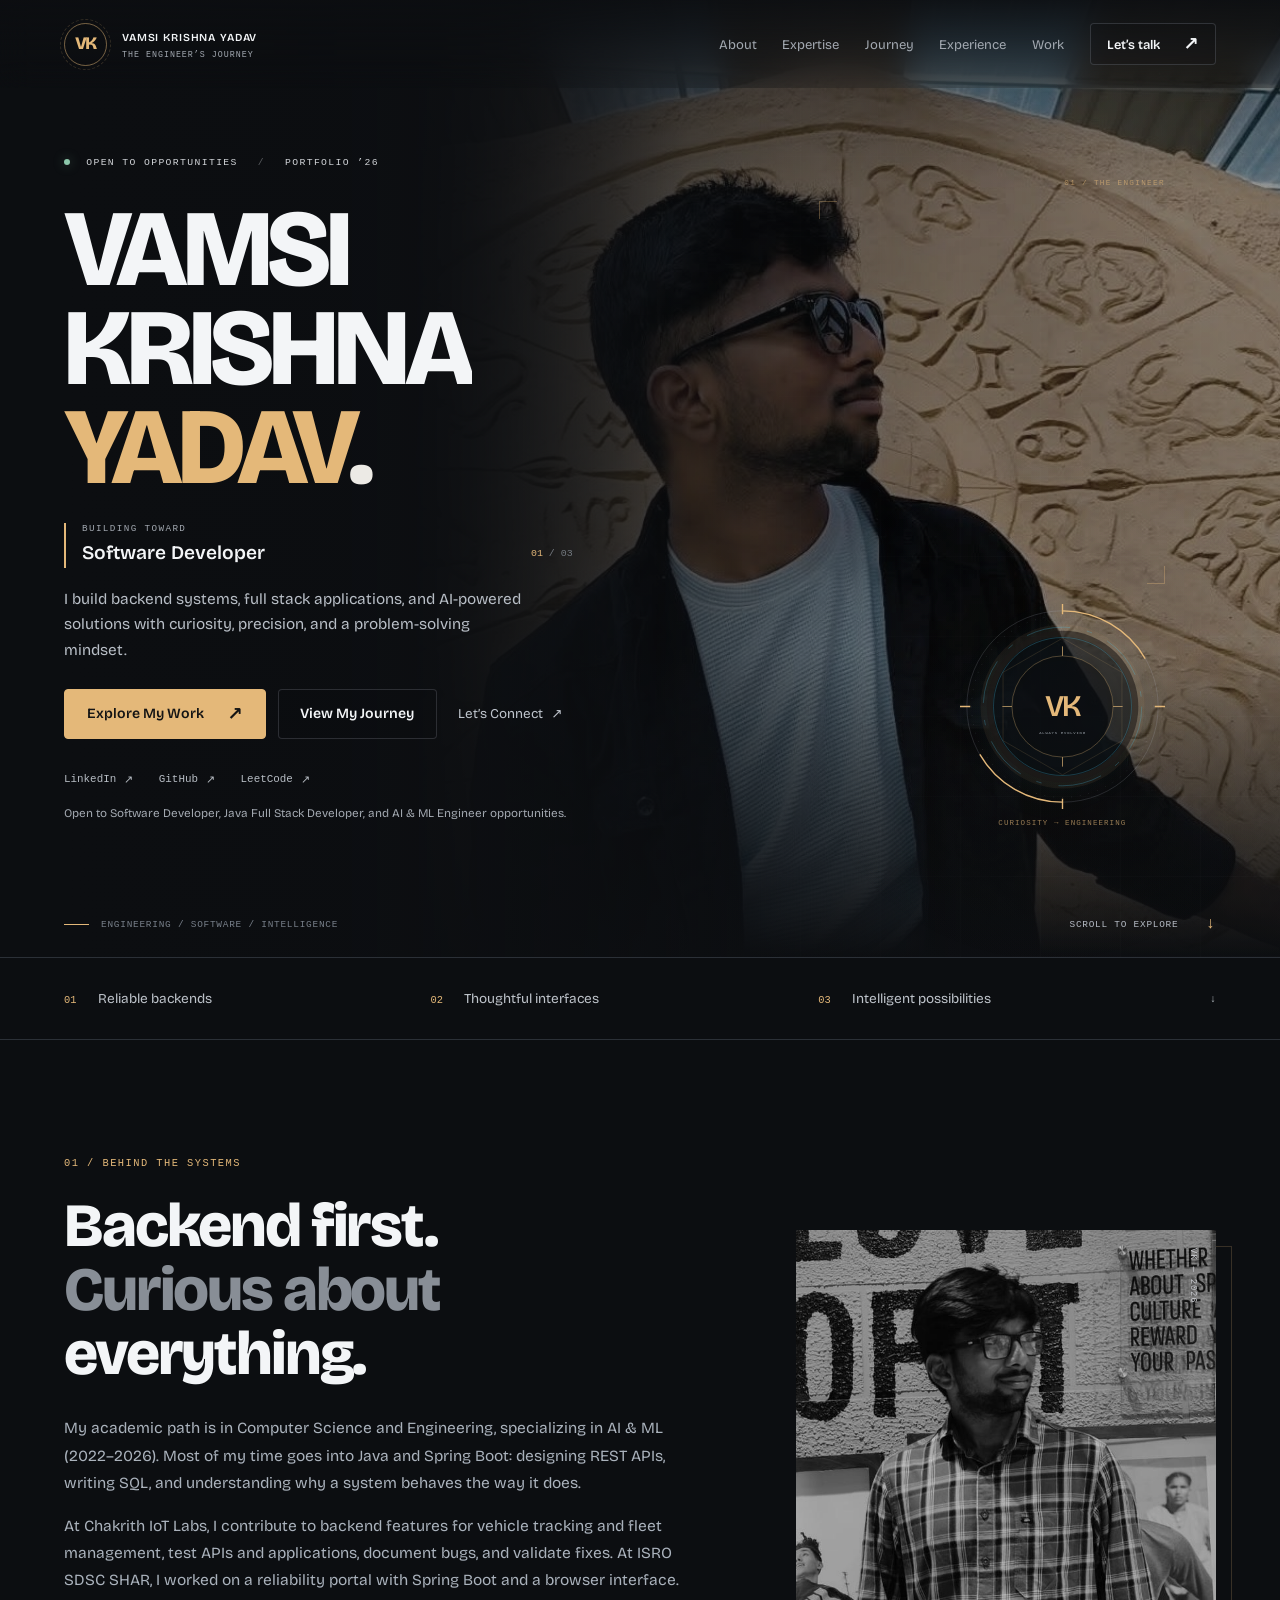
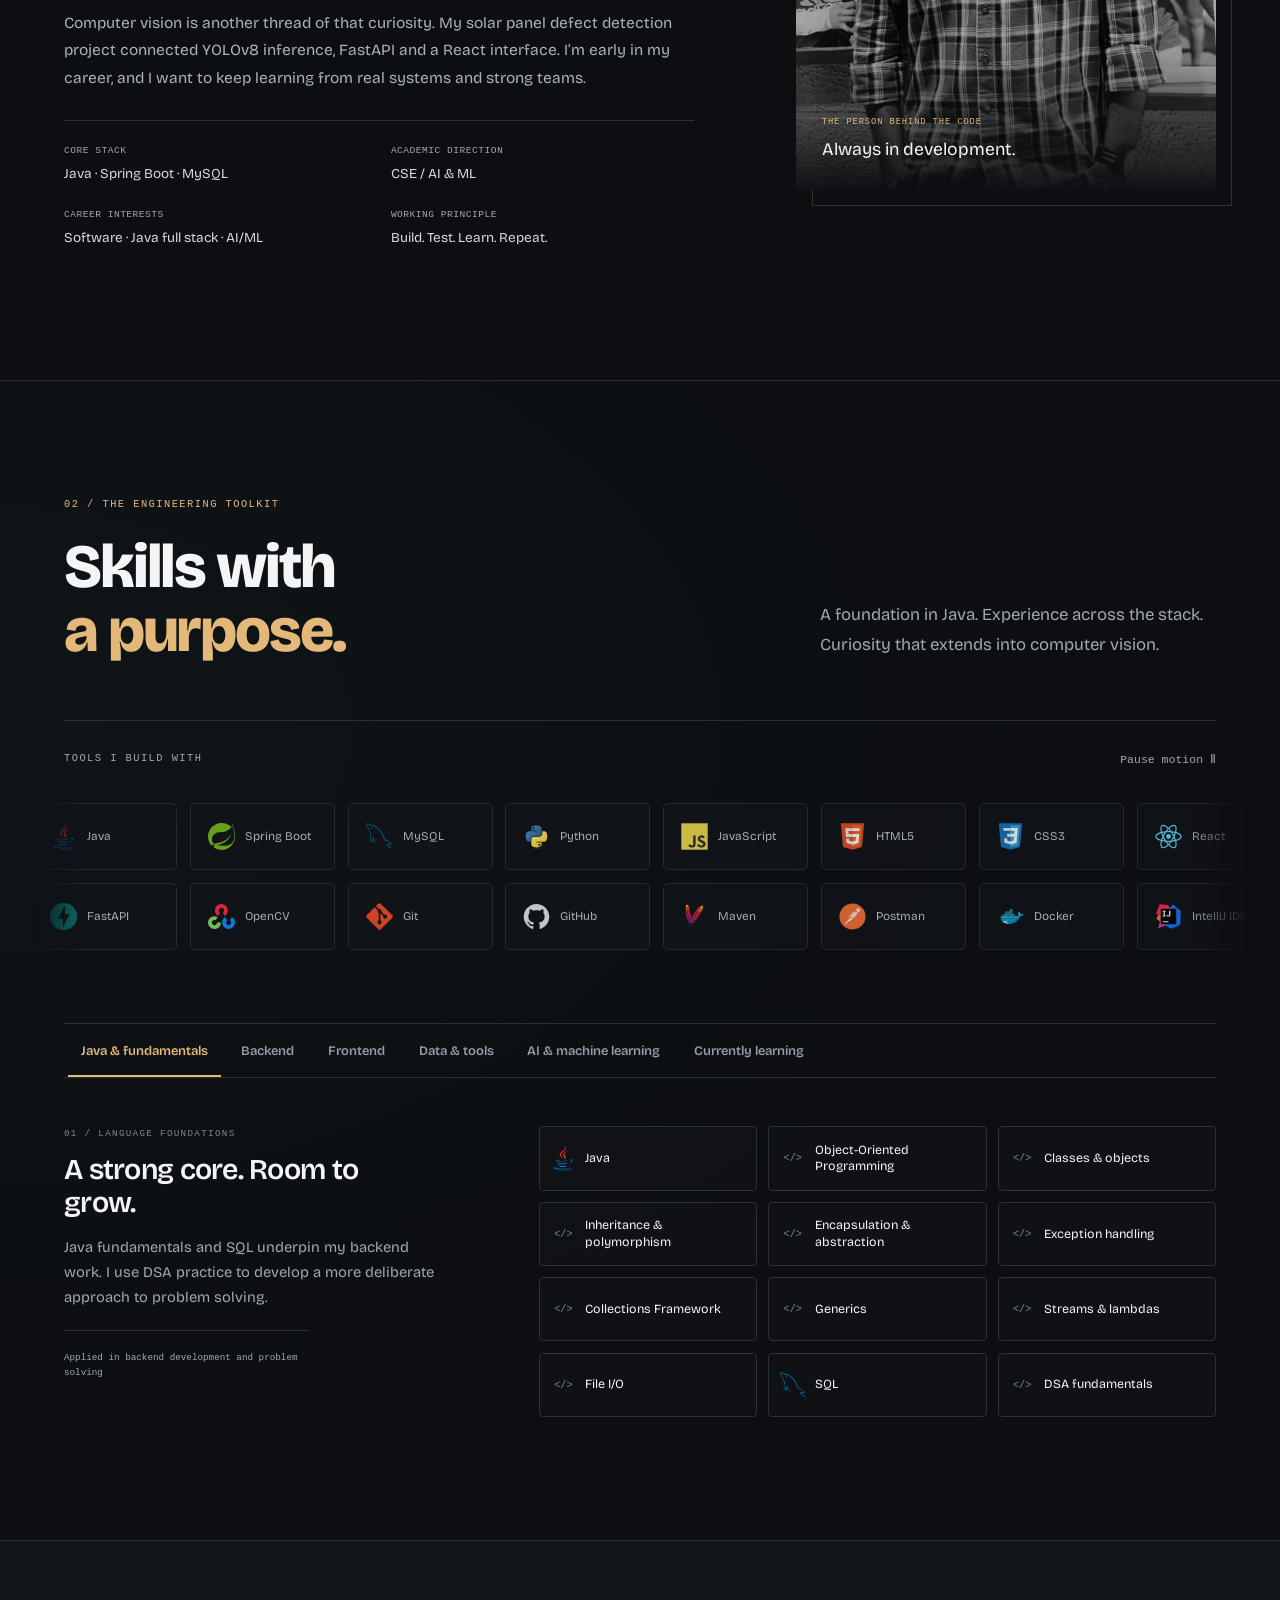
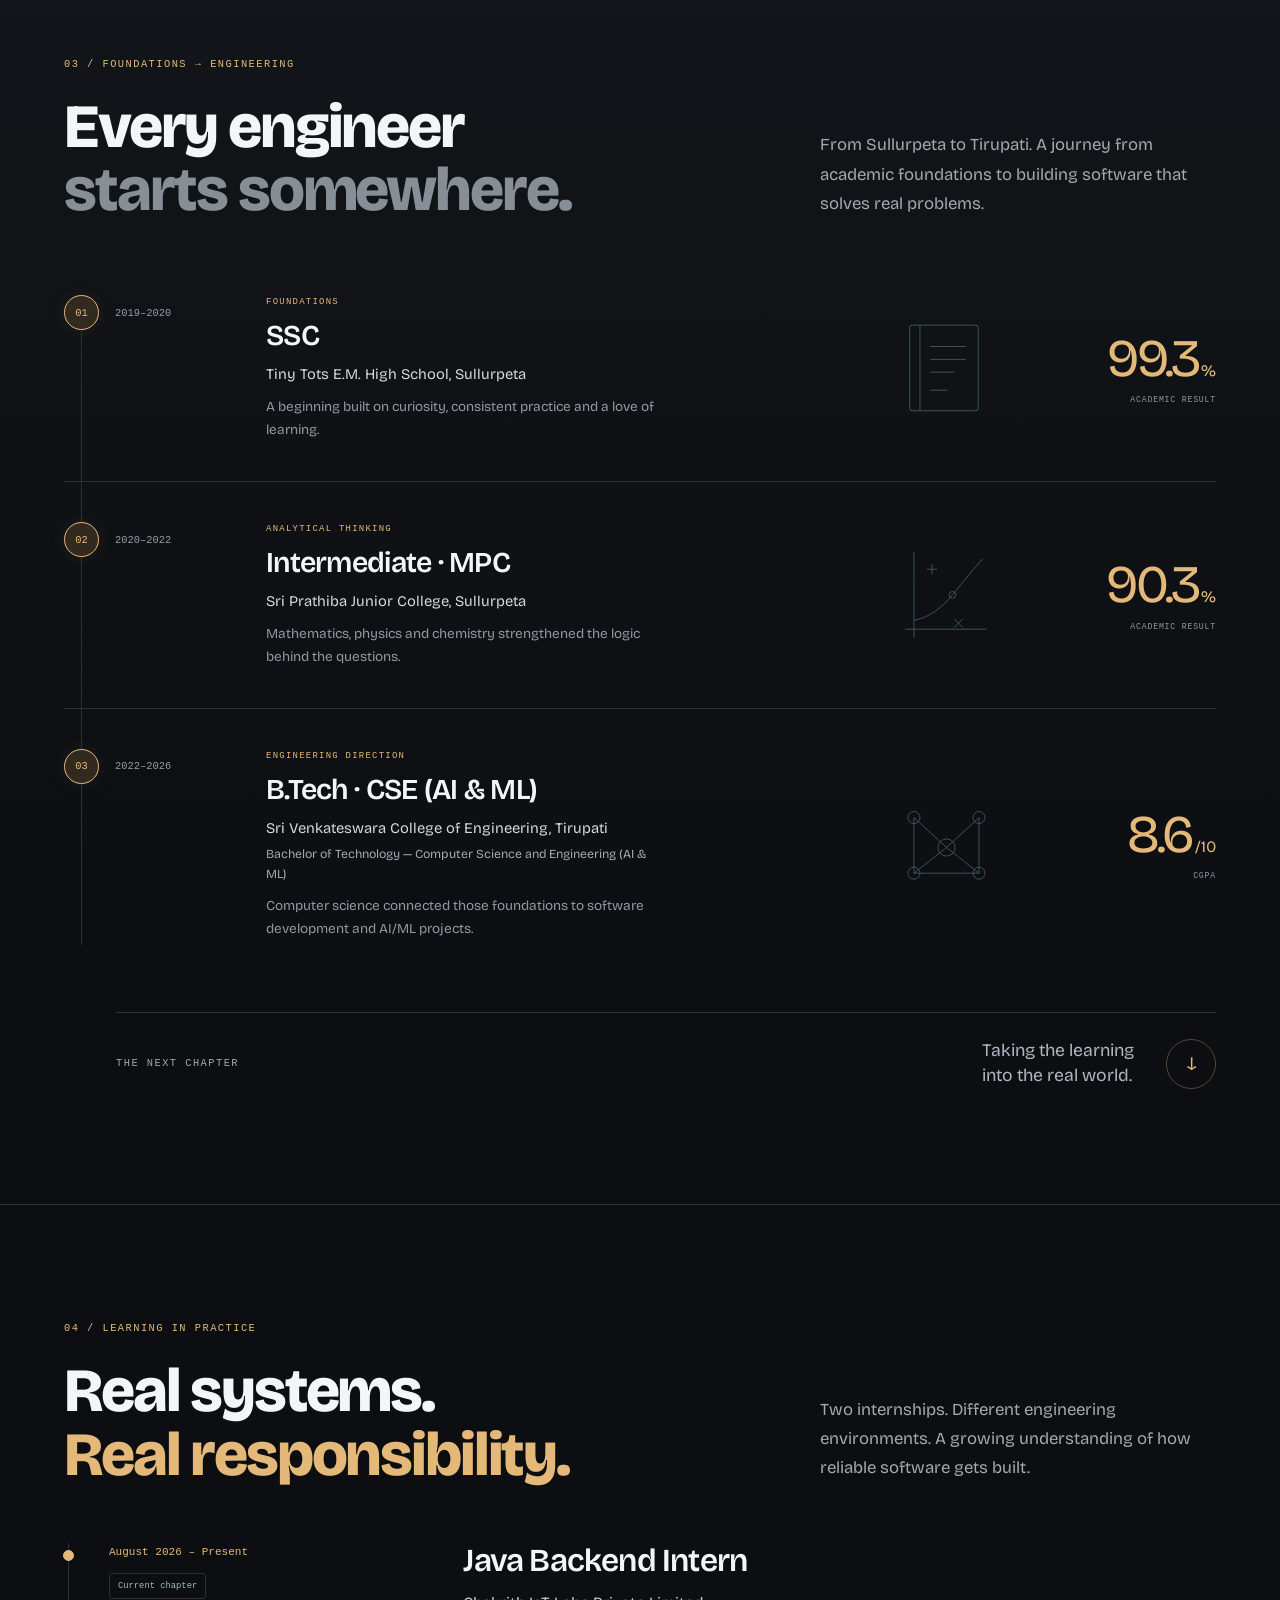
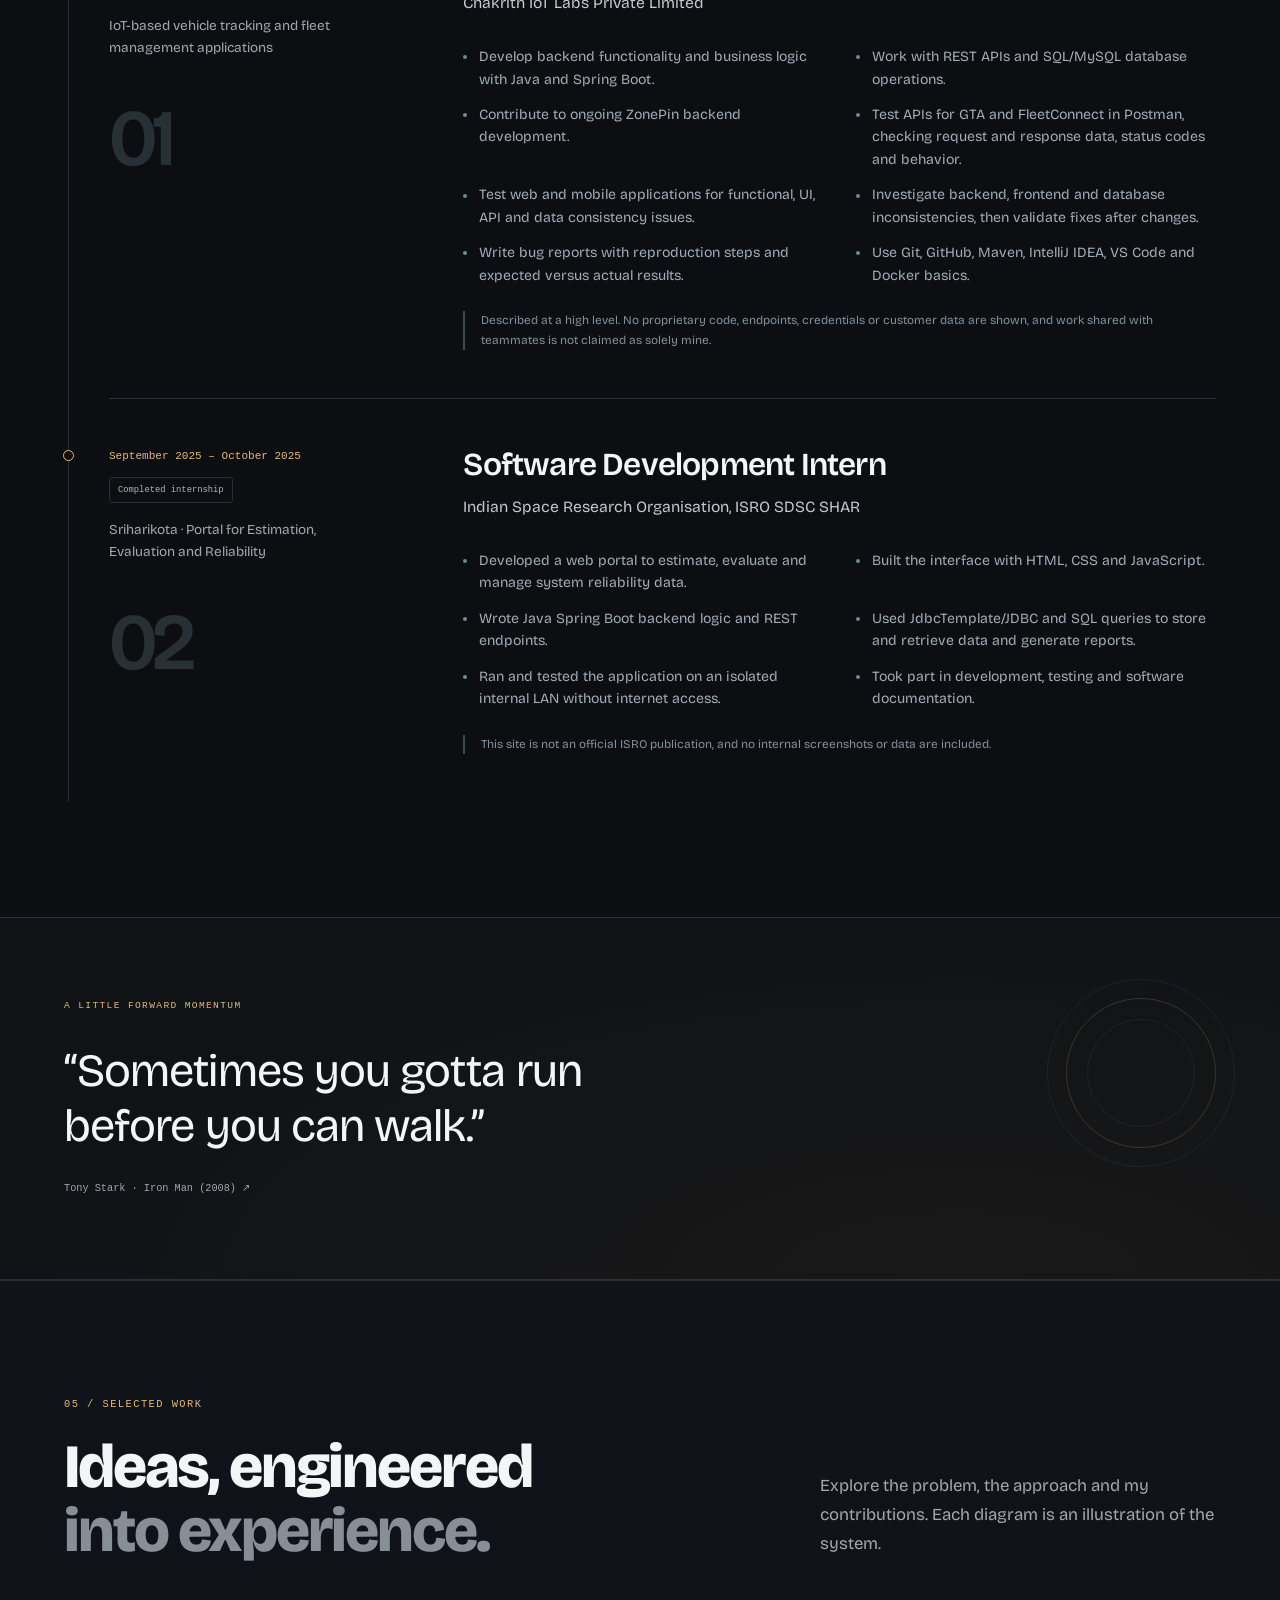
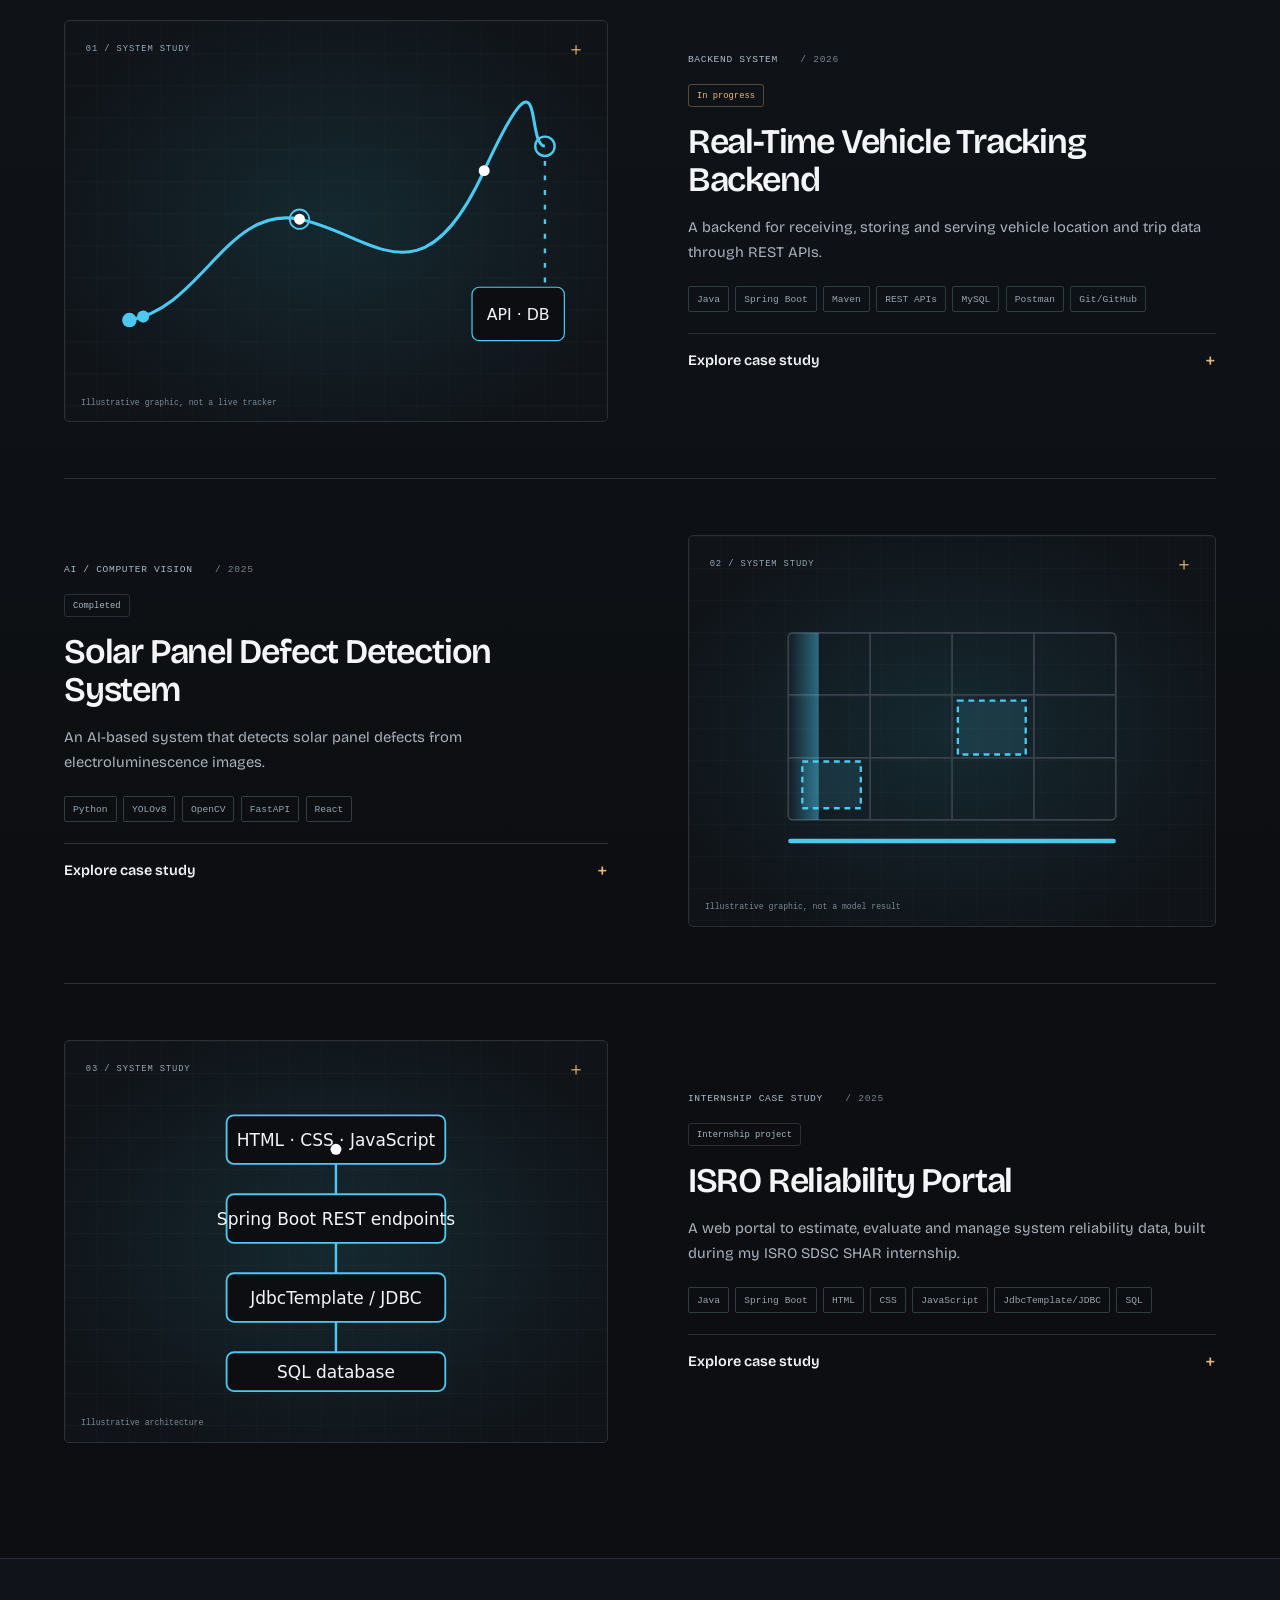
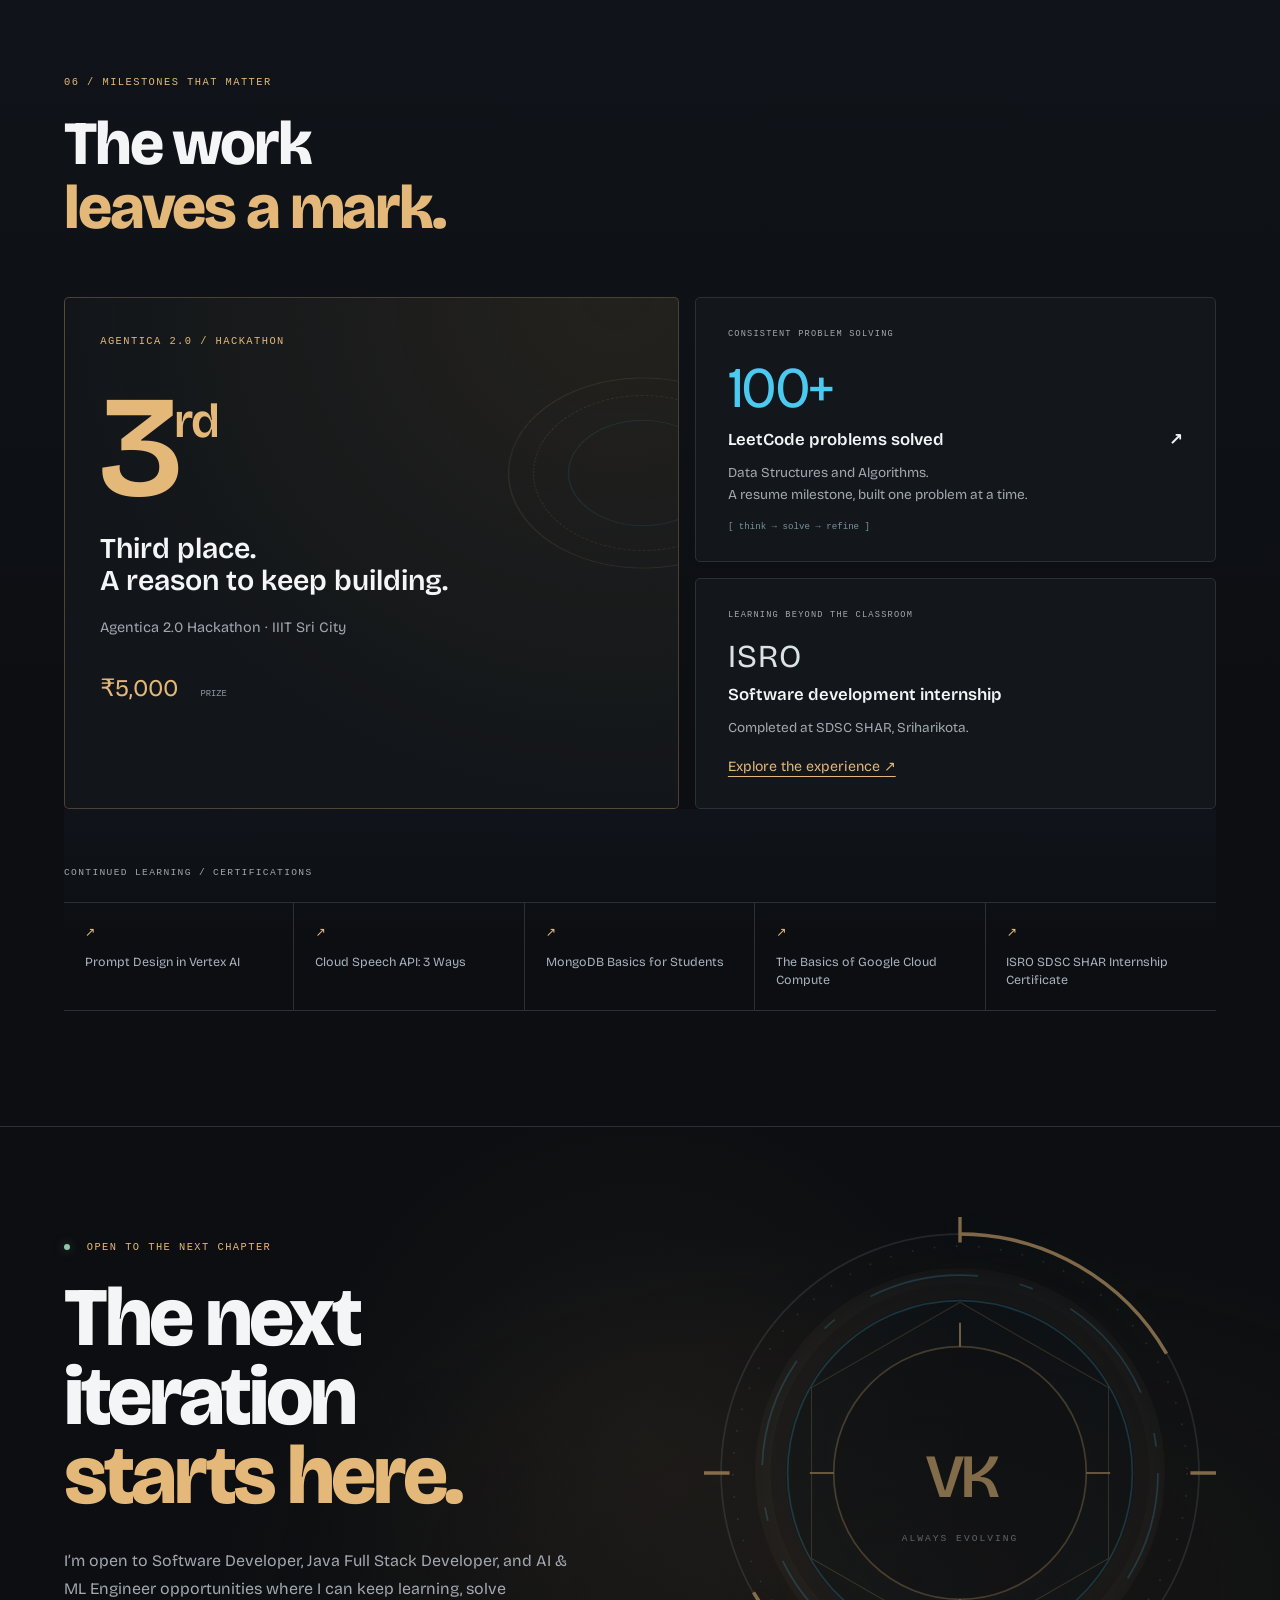
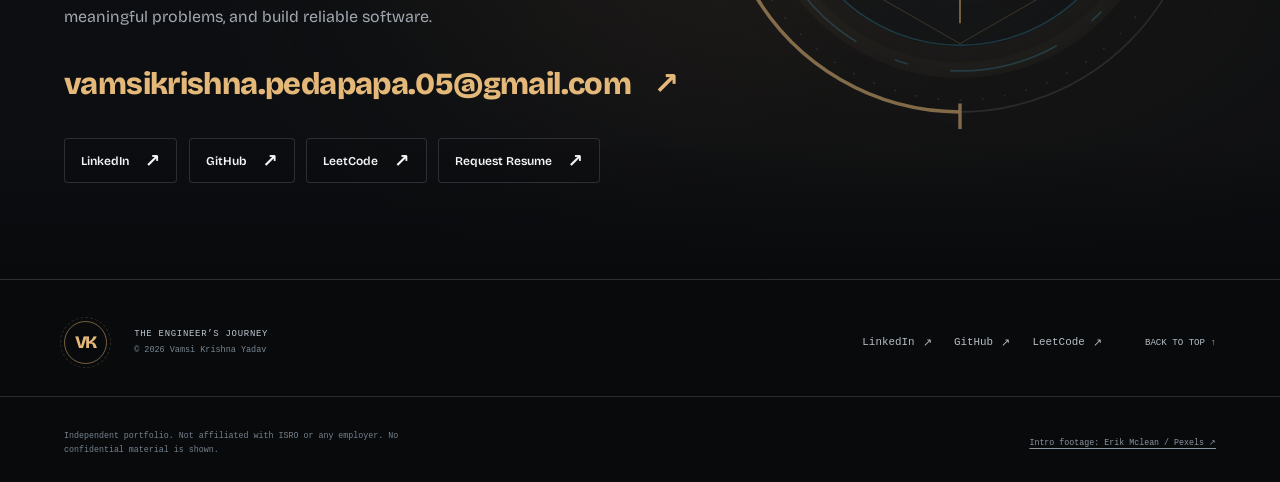
<file: index.html>
<!DOCTYPE html>
<html lang="en">
<head>
  <meta charset="utf-8">
  <meta name="viewport" content="width=device-width, initial-scale=1, viewport-fit=cover">
  <title>Vamsi Krishna Yadav — The Engineer’s Journey</title>
  <meta name="description" content="Vamsi Krishna Yadav’s engineering portfolio. Java, Spring Boot, full stack applications and computer vision. Explore my projects, internships and academic journey.">
  <meta property="og:title" content="Vamsi Krishna Yadav — The Engineer’s Journey">
  <meta property="og:description" content="Backend systems. Thoughtful interfaces. Intelligent possibilities.">
  <meta property="og:type" content="website">
  <meta name="theme-color" content="#0c0e11">
  <link rel="icon" href="public/images/vk.svg" type="image/svg+xml">
  <link rel="preload" href="public/fonts/bricolage-grotesque-latin.woff2" as="font" type="font/woff2" crossorigin>
  <link rel="stylesheet" href="css/base.css">
  <link rel="stylesheet" href="css/portfolio.css">
  <script src="js/boot.js"></script>
  <script src="js/config.js" defer></script>
  <script src="js/app.js" defer></script>
</head>
<body>
<a class="skip-link" href="#main-content">Skip to portfolio</a>
<div id="prog" aria-hidden="true"></div>
<header class="nav">
  <nav class="in" aria-label="Main navigation">
    <a class="brand" href="#home" aria-label="Vamsi Krishna Yadav, home"><span class="brand-symbol">VK<span></span></span><span class="brand-text">VAMSI KRISHNA YADAV<small>THE ENGINEER’S JOURNEY</small></span></a>
    <button class="burger" aria-expanded="false" aria-controls="menu" aria-label="Open menu"><span></span><span></span><span></span></button>
    <ul id="menu">
      <li><a class="l" href="#about">About</a></li>
      <li><a class="l" href="#skills">Expertise</a></li>
      <li><a class="l" href="#education">Journey</a></li>
      <li><a class="l" href="#experience">Experience</a></li>
      <li><a class="l" href="#projects">Work</a></li>
      <li><a class="btn s" href="#contact">Let’s talk <span aria-hidden="true">↗</span></a></li>
    </ul>
  </nav>
</header>
<main id="main-content" tabindex="-1">
  <section class="hero" id="home" aria-label="Introduction">
    <img class="hero-img" src="public/images/vamsi-hero.jpg" width="1600" height="900" fetchpriority="high" alt="Vamsi Krishna Yadav in sunglasses and a dark jacket, in front of a carved zodiac sand sculpture">
    <div class="fx" aria-hidden="true"></div><div class="spot" aria-hidden="true"></div>
    <div class="portrait-reticle" aria-hidden="true"><span>01 / THE ENGINEER</span><i></i><i></i></div>
    <div class="wrap hero-content">
      <p class="eyebrow availability"><span class="status-dot" aria-hidden="true"></span> OPEN TO OPPORTUNITIES <span class="eyebrow-divider">/</span> PORTFOLIO ’26</p>
      <h1 tabindex="-1"><span><i>Vamsi</i></span><span><i>Krishna</i></span><span class="name-last"><i>Yadav<span class="name-period">.</span></i></span></h1>
      <div class="role-block"><span class="role-caption">BUILDING TOWARD</span><p class="role"><span id="active-role" aria-hidden="true">Software Developer</span><span class="sr-only">Software Developer, Java Full Stack Developer, and AI &amp; ML Engineer opportunities.</span></p><span class="role-index" aria-hidden="true"><b id="role-number">01</b> / 03</span></div>
      <p class="intro">I build backend systems, full stack applications, and AI-powered solutions with curiosity, precision, and a problem-solving mindset.</p>
      <div class="cta"><a class="btn p" href="#projects">Explore My Work <span aria-hidden="true">↗</span></a><a class="btn s" href="#education">View My Journey</a><a class="t" href="#contact">Let’s Connect <span aria-hidden="true">↗</span></a></div>
      <div class="hero-socials" aria-label="Social profiles"><a class="social-link" data-profile="linkedin" href="https://www.linkedin.com/in/vamsi-krishna-yadav/" target="_blank" rel="noopener noreferrer">LinkedIn <span aria-hidden="true">↗</span></a><a class="social-link" data-profile="github" href="https://github.com/VamsiKrishna-9443" target="_blank" rel="noopener noreferrer">GitHub <span aria-hidden="true">↗</span></a><a class="social-link" data-profile="leetcode" href="https://leetcode.com/u/VamsiKrishna_1906/" target="_blank" rel="noopener noreferrer">LeetCode <span aria-hidden="true">↗</span></a></div>
      <p class="career-targets">Open to Software Developer, Java Full Stack Developer, and AI &amp; ML Engineer opportunities.</p>
    </div>
    <div class="hero-reactor" aria-hidden="true"><svg class="reactor" viewBox="0 0 300 300" fill="none" aria-hidden="true">
<circle class="reactor-halo" cx="150" cy="150" r="111"/>
<g class="reactor-outer"><circle cx="150" cy="150" r="140"/><circle cx="150" cy="150" r="133" stroke-dasharray="1 12"/><path d="M150 10a140 140 0 0 1 121 70M150 290A140 140 0 0 1 29 220"/><path d="M150 0v15M300 150h-15M150 300v-15M0 150h15"/></g>
<g class="reactor-inner"><circle cx="150" cy="150" r="116" stroke-dasharray="65 25 8 25"/><circle cx="150" cy="150" r="101"/><path d="M63 100l87-50 87 50v100l-87 50-87-50z"/></g>
<circle class="reactor-core" cx="150" cy="150" r="74"/>
<path class="reactor-ticks" d="M150 62v14M150 224v14M62 150h14M224 150h14"/>
<text x="150" y="164" text-anchor="middle">VK</text><text class="reactor-sub" x="150" y="190" text-anchor="middle">ALWAYS EVOLVING</text></svg><span>CURIOSITY → ENGINEERING</span></div>
    <div class="hero-bottom wrap"><span><i aria-hidden="true"></i> ENGINEERING / SOFTWARE / INTELLIGENCE</span><a href="#about">SCROLL TO EXPLORE <span aria-hidden="true">↓</span></a></div>
    <div class="cinema" id="cinema" hidden aria-label="Cinematic introduction">
      <div class="cinema-fallback" aria-hidden="true"><svg viewBox="0 0 1440 900" preserveAspectRatio="xMidYMid slice"><defs><linearGradient id="road-glow" x1="0" y1="0" x2="0" y2="1"><stop stop-color="#0c0e11"/><stop offset="1" stop-color="#15232a"/></linearGradient></defs><rect width="1440" height="900" fill="url(#road-glow)"/><g fill="none" stroke="#4cc9f0" opacity=".3"><path d="M0 890 650 400M1440 890 790 400M280 900 695 400M1160 900 745 400"/><path class="road-dash" d="M570 900 713 400M870 900 727 400" stroke-dasharray="60 80" stroke-width="3"/></g><g fill="none" stroke="#e4b879"><path d="M430 555l75-20 54 15M840 550l54-15 75 20" stroke-width="4"/><path d="M484 535l30-35 99-10 35 45M796 535l35-45 99 10 30 35" opacity=".7"/></g></svg></div>
      <img class="cinema-poster" src="public/images/hero-cars-poster.jpg" alt="" width="1280" height="720">
      <video id="intro-video" muted playsinline preload="none" poster="public/images/hero-cars-poster.jpg" aria-hidden="true" tabindex="-1"></video>
      <div class="cinema-shade" aria-hidden="true"></div>
      <div class="cinema-top"><span class="eyebrow" aria-hidden="true">VK / PERSONAL SYSTEM</span><button class="skip-intro" id="skip-intro">SKIP INTRO <span aria-hidden="true">↗</span></button></div>
      <div class="cinema-title" aria-hidden="true"><p class="eyebrow"><span class="status-dot"></span> INITIALIZING PERSONAL SYSTEM</p><p class="cinema-heading">Driven by curiosity.<br><em>Built for what’s next.</em></p><span class="cinema-caption">ENGINEERING / SOFTWARE / INTELLIGENCE</span></div>
      <div class="cinema-bottom" aria-hidden="true"><span id="intro-status">SEQUENCE 01 / FORWARD MOMENTUM</span><div class="cinema-progress"><i></i></div><span>SYSTEM STATUS: <b>ONLINE</b></span></div>
    </div>
    <div class="hero-sweep" aria-hidden="true"></div>
  </section>

  <div class="chapter-strip wrap" aria-label="Areas of focus"><span>01 <b>Reliable backends</b></span><span>02 <b>Thoughtful interfaces</b></span><span>03 <b>Intelligent possibilities</b></span><a href="#skills" aria-label="Explore expertise">↓</a></div>

  <section id="about">
    <div class="wrap about">
      <div class="rv"><p class="eyebrow section-label">01 / BEHIND THE SYSTEMS</p><h2>Backend first.<br><span class="text-muted">Curious about</span><br>everything.</h2>
        <p class="lead">My academic path is in Computer Science and Engineering, specializing in AI &amp; ML (2022–2026). Most of my time goes into Java and Spring Boot: designing REST APIs, writing SQL, and understanding why a system behaves the way it does.</p>
        <p class="lead">At Chakrith IoT Labs, I contribute to backend features for vehicle tracking and fleet management, test APIs and applications, document bugs, and validate fixes. At ISRO SDSC SHAR, I worked on a reliability portal with Spring Boot and a browser interface.</p>
        <p class="lead">Computer vision is another thread of that curiosity. My solar panel defect detection project connected YOLOv8 inference, FastAPI and a React interface. I’m early in my career, and I want to keep learning from real systems and strong teams.</p>
        <dl class="facts"><div><dt>Core stack</dt><dd>Java · Spring Boot · MySQL</dd></div><div><dt>Academic direction</dt><dd>CSE / AI &amp; ML</dd></div><div><dt>Career interests</dt><dd>Software · Java full stack · AI/ML</dd></div><div><dt>Working principle</dt><dd>Build. Test. Learn. Repeat.</dd></div></dl>
      </div>
      <figure class="portrait-frame rv"><img class="portrait" src="public/images/vamsi-portrait.jpg" width="640" height="853" loading="lazy" alt="Black and white portrait of Vamsi Krishna Yadav wearing glasses and a checked shirt"><figcaption><span>THE PERSON BEHIND THE CODE</span><b>Always in development.</b></figcaption><span class="portrait-index" aria-hidden="true">VK — 2026</span></figure>
    </div>
  </section>

  <section id="skills">
    <div class="wrap"><div class="sec-head rv"><div><p class="eyebrow section-label">02 / THE ENGINEERING TOOLKIT</p><h2>Skills with<br><span class="text-accent">a purpose.</span></h2></div><p class="lead">A foundation in Java. Experience across the stack. Curiosity that extends into computer vision.</p></div>
      <div class="marquee-heading"><span class="eyebrow">TOOLS I BUILD WITH</span><button class="text-button" id="motion-toggle" aria-pressed="false" hidden>Pause motion <span aria-hidden="true">Ⅱ</span></button></div>
      <div class="marq" id="marq" tabindex="0" aria-label="Technology logos. Motion pauses on hover or focus."><div class="mrow "><ul class="mset" aria-label="Languages and frameworks"><li class="lg"><img src="public/icons/java.svg" width="32" height="32" loading="lazy" alt="" class=""><span>Java</span></li><li class="lg"><img src="public/icons/spring.svg" width="32" height="32" loading="lazy" alt="" class=""><span>Spring Boot</span></li><li class="lg"><img src="public/icons/mysql.svg" width="32" height="32" loading="lazy" alt="" class=""><span>MySQL</span></li><li class="lg"><img src="public/icons/python.svg" width="32" height="32" loading="lazy" alt="" class=""><span>Python</span></li><li class="lg"><img src="public/icons/javascript.svg" width="32" height="32" loading="lazy" alt="" class=""><span>JavaScript</span></li><li class="lg"><img src="public/icons/html5.svg" width="32" height="32" loading="lazy" alt="" class=""><span>HTML5</span></li><li class="lg"><img src="public/icons/css3.svg" width="32" height="32" loading="lazy" alt="" class=""><span>CSS3</span></li><li class="lg"><img src="public/icons/react.svg" width="32" height="32" loading="lazy" alt="" class=""><span>React</span></li></ul><ul class="mset" aria-hidden="true"><li class="lg"><img src="public/icons/java.svg" width="32" height="32" loading="lazy" alt="" class=""><span>Java</span></li><li class="lg"><img src="public/icons/spring.svg" width="32" height="32" loading="lazy" alt="" class=""><span>Spring Boot</span></li><li class="lg"><img src="public/icons/mysql.svg" width="32" height="32" loading="lazy" alt="" class=""><span>MySQL</span></li><li class="lg"><img src="public/icons/python.svg" width="32" height="32" loading="lazy" alt="" class=""><span>Python</span></li><li class="lg"><img src="public/icons/javascript.svg" width="32" height="32" loading="lazy" alt="" class=""><span>JavaScript</span></li><li class="lg"><img src="public/icons/html5.svg" width="32" height="32" loading="lazy" alt="" class=""><span>HTML5</span></li><li class="lg"><img src="public/icons/css3.svg" width="32" height="32" loading="lazy" alt="" class=""><span>CSS3</span></li><li class="lg"><img src="public/icons/react.svg" width="32" height="32" loading="lazy" alt="" class=""><span>React</span></li></ul></div><div class="mrow rev"><ul class="mset" aria-label="AI and development tools"><li class="lg"><img src="public/icons/fastapi.svg" width="32" height="32" loading="lazy" alt="" class=""><span>FastAPI</span></li><li class="lg"><img src="public/icons/opencv.svg" width="32" height="32" loading="lazy" alt="" class=""><span>OpenCV</span></li><li class="lg"><img src="public/icons/git.svg" width="32" height="32" loading="lazy" alt="" class=""><span>Git</span></li><li class="lg"><img src="public/icons/github.svg" width="32" height="32" loading="lazy" alt="" class="invert-icon"><span>GitHub</span></li><li class="lg"><img src="public/icons/maven.svg" width="32" height="32" loading="lazy" alt="" class=""><span>Maven</span></li><li class="lg"><img src="public/icons/postman.svg" width="32" height="32" loading="lazy" alt="" class=""><span>Postman</span></li><li class="lg"><img src="public/icons/docker.svg" width="32" height="32" loading="lazy" alt="" class=""><span>Docker</span></li><li class="lg"><img src="public/icons/intellij.svg" width="32" height="32" loading="lazy" alt="" class=""><span>IntelliJ IDEA</span></li><li class="lg"><img src="public/icons/vscode.svg" width="32" height="32" loading="lazy" alt="" class=""><span>VS Code</span></li></ul><ul class="mset" aria-hidden="true"><li class="lg"><img src="public/icons/fastapi.svg" width="32" height="32" loading="lazy" alt="" class=""><span>FastAPI</span></li><li class="lg"><img src="public/icons/opencv.svg" width="32" height="32" loading="lazy" alt="" class=""><span>OpenCV</span></li><li class="lg"><img src="public/icons/git.svg" width="32" height="32" loading="lazy" alt="" class=""><span>Git</span></li><li class="lg"><img src="public/icons/github.svg" width="32" height="32" loading="lazy" alt="" class="invert-icon"><span>GitHub</span></li><li class="lg"><img src="public/icons/maven.svg" width="32" height="32" loading="lazy" alt="" class=""><span>Maven</span></li><li class="lg"><img src="public/icons/postman.svg" width="32" height="32" loading="lazy" alt="" class=""><span>Postman</span></li><li class="lg"><img src="public/icons/docker.svg" width="32" height="32" loading="lazy" alt="" class=""><span>Docker</span></li><li class="lg"><img src="public/icons/intellij.svg" width="32" height="32" loading="lazy" alt="" class=""><span>IntelliJ IDEA</span></li><li class="lg"><img src="public/icons/vscode.svg" width="32" height="32" loading="lazy" alt="" class=""><span>VS Code</span></li></ul></div></div>
      <div class="xp rv"><div class="tabs" role="tablist" aria-label="Skill categories" id="tabs"><button type="button" role="tab" id="tab-java" aria-controls="panel-java" aria-selected="true" tabindex="0">Java &amp; fundamentals</button><button type="button" role="tab" id="tab-backend" aria-controls="panel-backend" aria-selected="false" tabindex="-1">Backend</button><button type="button" role="tab" id="tab-frontend" aria-controls="panel-frontend" aria-selected="false" tabindex="-1">Frontend</button><button type="button" role="tab" id="tab-tools" aria-controls="panel-tools" aria-selected="false" tabindex="-1">Data &amp; tools</button><button type="button" role="tab" id="tab-ai" aria-controls="panel-ai" aria-selected="false" tabindex="-1">AI &amp; machine learning</button><button type="button" role="tab" id="tab-learning" aria-controls="panel-learning" aria-selected="false" tabindex="-1">Currently learning</button><span class="ind" id="ind" aria-hidden="true"></span></div><div class="skill-panel" id="panel-java" role="tabpanel" aria-labelledby="tab-java" tabindex="0"><div class="skill-intro"><p class="eyebrow">01 / LANGUAGE FOUNDATIONS</p><h3>A strong core. Room to grow.</h3><p>Java fundamentals and SQL underpin my backend work. I use DSA practice to develop a more deliberate approach to problem solving.</p><span class="skill-context">Applied in backend development and problem solving</span></div><ul class="xl"><li style="--i:0"><img src="public/icons/java.svg" width="32" height="32" loading="lazy" alt="" class=""><span>Java</span></li><li style="--i:1"><span class="skill-glyph" aria-hidden="true">&lt;/&gt;</span><span>Object-Oriented Programming</span></li><li style="--i:2"><span class="skill-glyph" aria-hidden="true">&lt;/&gt;</span><span>Classes &amp; objects</span></li><li style="--i:3"><span class="skill-glyph" aria-hidden="true">&lt;/&gt;</span><span>Inheritance &amp; polymorphism</span></li><li style="--i:4"><span class="skill-glyph" aria-hidden="true">&lt;/&gt;</span><span>Encapsulation &amp; abstraction</span></li><li style="--i:5"><span class="skill-glyph" aria-hidden="true">&lt;/&gt;</span><span>Exception handling</span></li><li style="--i:6"><span class="skill-glyph" aria-hidden="true">&lt;/&gt;</span><span>Collections Framework</span></li><li style="--i:7"><span class="skill-glyph" aria-hidden="true">&lt;/&gt;</span><span>Generics</span></li><li style="--i:8"><span class="skill-glyph" aria-hidden="true">&lt;/&gt;</span><span>Streams &amp; lambdas</span></li><li style="--i:9"><span class="skill-glyph" aria-hidden="true">&lt;/&gt;</span><span>File I/O</span></li><li style="--i:10"><img src="public/icons/mysql.svg" width="32" height="32" loading="lazy" alt="" class=""><span>SQL</span></li><li style="--i:11"><span class="skill-glyph" aria-hidden="true">&lt;/&gt;</span><span>DSA fundamentals</span></li></ul></div><div class="skill-panel" id="panel-backend" role="tabpanel" aria-labelledby="tab-backend" tabindex="0"><div class="skill-intro"><p class="eyebrow">02 / APPLICATION SYSTEMS</p><h3>From a request to a reliable response.</h3><p>Java and Spring Boot development across vehicle tracking, fleet management and a reliability-data portal.</p><span class="skill-context">Used in internships and ongoing project work</span></div><ul class="xl"><li style="--i:0"><img src="public/icons/spring.svg" width="32" height="32" loading="lazy" alt="" class=""><span>Spring Boot</span></li><li style="--i:1"><span class="skill-glyph" aria-hidden="true">&lt;/&gt;</span><span>REST APIs</span></li><li style="--i:2"><span class="skill-glyph" aria-hidden="true">&lt;/&gt;</span><span>HTTP methods &amp; status codes</span></li><li style="--i:3"><span class="skill-glyph" aria-hidden="true">&lt;/&gt;</span><span>Request / response handling</span></li><li style="--i:4"><span class="skill-glyph" aria-hidden="true">&lt;/&gt;</span><span>JDBC &amp; JdbcTemplate</span></li><li style="--i:5"><img src="public/icons/maven.svg" width="32" height="32" loading="lazy" alt="" class=""><span>Maven</span></li><li style="--i:6"><img src="public/icons/mysql.svg" width="32" height="32" loading="lazy" alt="" class=""><span>MySQL &amp; SQL queries</span></li><li style="--i:7"><span class="skill-glyph" aria-hidden="true">&lt;/&gt;</span><span>Schema design</span></li><li style="--i:8"><img src="public/icons/postman.svg" width="32" height="32" loading="lazy" alt="" class=""><span>Postman API testing</span></li><li style="--i:9"><span class="skill-glyph" aria-hidden="true">&lt;/&gt;</span><span>Debugging &amp; error handling</span></li><li style="--i:10"><img src="public/icons/git.svg" width="32" height="32" loading="lazy" alt="" class=""><span>Git / GitHub</span></li><li style="--i:11"><img src="public/icons/docker.svg" width="32" height="32" loading="lazy" alt="" class=""><span>Docker fundamentals</span></li></ul></div><div class="skill-panel" id="panel-frontend" role="tabpanel" aria-labelledby="tab-frontend" tabindex="0"><div class="skill-intro"><p class="eyebrow">03 / HUMAN INTERFACES</p><h3>Making the backend usable.</h3><p>Responsive browser interfaces and REST API integration. React powered the image-upload and prediction views in my solar panel project.</p><span class="skill-context">HTML, CSS and JavaScript in internship work · React in an AI/ML project</span></div><ul class="xl"><li style="--i:0"><img src="public/icons/html5.svg" width="32" height="32" loading="lazy" alt="" class=""><span>HTML5</span></li><li style="--i:1"><img src="public/icons/css3.svg" width="32" height="32" loading="lazy" alt="" class=""><span>CSS3</span></li><li style="--i:2"><img src="public/icons/javascript.svg" width="32" height="32" loading="lazy" alt="" class=""><span>JavaScript</span></li><li style="--i:3"><span class="skill-glyph" aria-hidden="true">&lt;/&gt;</span><span>Responsive web design</span></li><li style="--i:4"><img src="public/icons/react.svg" width="32" height="32" loading="lazy" alt="" class=""><span>React</span></li><li style="--i:5"><span class="skill-glyph" aria-hidden="true">&lt;/&gt;</span><span>REST API integration</span></li><li style="--i:6"><span class="skill-glyph" aria-hidden="true">&lt;/&gt;</span><span>Accessible UI foundations</span></li></ul></div><div class="skill-panel" id="panel-tools" role="tabpanel" aria-labelledby="tab-tools" tabindex="0"><div class="skill-intro"><p class="eyebrow">04 / DEVELOPMENT WORKFLOW</p><h3>Build. Test. Trace. Improve.</h3><p>The tools behind database operations, version control, API testing, bug reports and fix validation.</p><span class="skill-context">Development tools · Docker at a foundational level</span></div><ul class="xl"><li style="--i:0"><img src="public/icons/mysql.svg" width="32" height="32" loading="lazy" alt="" class=""><span>MySQL</span></li><li style="--i:1"><span class="skill-glyph" aria-hidden="true">&lt;/&gt;</span><span>SQL</span></li><li style="--i:2"><span class="skill-glyph" aria-hidden="true">&lt;/&gt;</span><span>JDBC</span></li><li style="--i:3"><img src="public/icons/git.svg" width="32" height="32" loading="lazy" alt="" class=""><span>Git</span></li><li style="--i:4"><img src="public/icons/github.svg" width="32" height="32" loading="lazy" alt="" class="invert-icon"><span>GitHub</span></li><li style="--i:5"><img src="public/icons/maven.svg" width="32" height="32" loading="lazy" alt="" class=""><span>Maven</span></li><li style="--i:6"><img src="public/icons/intellij.svg" width="32" height="32" loading="lazy" alt="" class=""><span>IntelliJ IDEA</span></li><li style="--i:7"><img src="public/icons/vscode.svg" width="32" height="32" loading="lazy" alt="" class=""><span>Visual Studio Code</span></li><li style="--i:8"><img src="public/icons/postman.svg" width="32" height="32" loading="lazy" alt="" class=""><span>Postman</span></li><li style="--i:9"><img src="public/icons/docker.svg" width="32" height="32" loading="lazy" alt="" class=""><span>Docker fundamentals</span></li><li style="--i:10"><span class="skill-glyph" aria-hidden="true">&lt;/&gt;</span><span>Functional testing</span></li><li style="--i:11"><span class="skill-glyph" aria-hidden="true">&lt;/&gt;</span><span>Bug reporting &amp; fix validation</span></li></ul></div><div class="skill-panel" id="panel-ai" role="tabpanel" aria-labelledby="tab-ai" tabindex="0"><div class="skill-intro"><p class="eyebrow">05 / COMPUTER VISION</p><h3>Turning images into useful signals.</h3><p>A project-led exploration of computer vision: detecting defects in solar panel electroluminescence images and bringing model inference into a web application.</p><span class="skill-context">Used in the Solar Panel Defect Detection System</span></div><ul class="xl"><li style="--i:0"><img src="public/icons/python.svg" width="32" height="32" loading="lazy" alt="" class=""><span>Python</span></li><li style="--i:1"><span class="skill-glyph" aria-hidden="true">&lt;/&gt;</span><span>Computer vision</span></li><li style="--i:2"><span class="skill-glyph" aria-hidden="true">&lt;/&gt;</span><span>YOLOv8</span></li><li style="--i:3"><img src="public/icons/opencv.svg" width="32" height="32" loading="lazy" alt="" class=""><span>OpenCV</span></li><li style="--i:4"><span class="skill-glyph" aria-hidden="true">&lt;/&gt;</span><span>Object detection</span></li><li style="--i:5"><span class="skill-glyph" aria-hidden="true">&lt;/&gt;</span><span>Image analysis</span></li><li style="--i:6"><span class="skill-glyph" aria-hidden="true">&lt;/&gt;</span><span>Model inference</span></li><li style="--i:7"><img src="public/icons/fastapi.svg" width="32" height="32" loading="lazy" alt="" class=""><span>FastAPI</span></li><li style="--i:8"><span class="skill-glyph" aria-hidden="true">&lt;/&gt;</span><span>Model API integration</span></li><li style="--i:9"><img src="public/icons/react.svg" width="32" height="32" loading="lazy" alt="" class=""><span>React prediction views</span></li><li style="--i:10"><span class="skill-glyph" aria-hidden="true">&lt;/&gt;</span><span>Solar panel defect detection</span></li></ul></div><div class="skill-panel" id="panel-learning" role="tabpanel" aria-labelledby="tab-learning" tabindex="0"><div class="skill-intro"><p class="eyebrow">06 / THE NEXT ITERATION</p><h3>Deliberately a work in progress.</h3><p>Developing familiarity with these technologies and concepts. They are learning goals, separate from my established project stack.</p><span class="skill-context">Currently learning · separate from established project experience</span></div><ul class="xl"><li style="--i:0"><img src="public/icons/java.svg" width="32" height="32" loading="lazy" alt="" class=""><span>Java 17 / Java 21 concepts</span></li><li style="--i:1"><span class="skill-glyph" aria-hidden="true">&lt;/&gt;</span><span>Concurrency &amp; multithreading</span></li><li style="--i:2"><img src="public/icons/vite.svg" width="32" height="32" loading="lazy" alt="" class=""><span>Vite</span></li><li style="--i:3"><img src="public/icons/tailwind.svg" width="32" height="32" loading="lazy" alt="" class=""><span>Tailwind CSS</span></li><li style="--i:4"><img src="public/icons/nodejs.svg" width="32" height="32" loading="lazy" alt="" class=""><span>Node.js basics</span></li></ul></div></div>
    </div>
  </section>

  <section id="education">
    <div class="wrap"><div class="sec-head rv"><div><p class="eyebrow section-label">03 / FOUNDATIONS → ENGINEERING</p><h2>Every engineer<br><span class="text-muted">starts somewhere.</span></h2></div><p class="lead">From Sullurpeta to Tirupati. A journey from academic foundations to building software that solves real problems.</p></div>
      <ol class="journey" id="edu-list"><li class="milestone rv"><div class="milestone-date"><span class="milestone-num">01</span><span>2019–2020</span></div><div class="milestone-main"><p class="eyebrow">Foundations</p><h3>SSC</h3><p class="institution">Tiny Tots E.M. High School, Sullurpeta</p><p class="milestone-copy">A beginning built on curiosity, consistent practice and a love of learning.</p></div><div class="milestone-art" aria-hidden="true"><svg viewBox="0 0 146 140"><rect x="30" y="20" width="80" height="100" rx="3"/><path d="M42 20v100M54 45h42M54 60h42M54 75h28M54 96h20"/></svg></div><div class="milestone-score"><strong data-result="99.3" aria-hidden="true">99.3</strong><span aria-hidden="true">%</span><small>ACADEMIC RESULT</small><span class="sr-only">99.3%</span></div></li><li class="milestone rv"><div class="milestone-date"><span class="milestone-num">02</span><span>2020–2022</span></div><div class="milestone-main"><p class="eyebrow">Analytical thinking</p><h3>Intermediate · MPC</h3><p class="institution">Sri Prathiba Junior College, Sullurpeta</p><p class="milestone-copy">Mathematics, physics and chemistry strengthened the logic behind the questions.</p></div><div class="milestone-art" aria-hidden="true"><svg viewBox="0 0 146 140"><path d="M25 110h95M35 120V20M35 100Q60 95 80 70T115 28"/><path d="M50 40h12m-6-6v12M82 108l10-10m0 10-10-10"/><circle cx="80" cy="70" r="4"/></svg></div><div class="milestone-score"><strong data-result="90.3" aria-hidden="true">90.3</strong><span aria-hidden="true">%</span><small>ACADEMIC RESULT</small><span class="sr-only">90.3%</span></div></li><li class="milestone rv"><div class="milestone-date"><span class="milestone-num">03</span><span>2022–2026</span></div><div class="milestone-main"><p class="eyebrow">Engineering direction</p><h3>B.Tech · CSE (AI & ML)</h3><p class="institution">Sri Venkateswara College of Engineering, Tirupati</p><p class=degree-name>Bachelor of Technology — Computer Science and Engineering (AI &amp; ML)</p><p class="milestone-copy">Computer science connected those foundations to software development and AI/ML projects.</p></div><div class="milestone-art" aria-hidden="true"><svg viewBox="0 0 146 140"><path d="m35 38 38 35 38-35M35 38v65l38-30 38 30V38M35 103h76"/><circle cx="35" cy="38" r="7"/><circle cx="111" cy="38" r="7"/><circle cx="73" cy="73" r="10"/><circle cx="35" cy="103" r="7"/><circle cx="111" cy="103" r="7"/></svg></div><div class="milestone-score"><strong data-result="8.6" aria-hidden="true">8.6</strong><span aria-hidden="true">/10</span><small>CGPA</small><span class="sr-only">CGPA 8.6/10</span></div></li></ol>
      <div class="journey-next rv"><span class="eyebrow">THE NEXT CHAPTER</span><p>Taking the learning<br>into the real world.</p><a href="#experience" aria-label="Continue to professional experience">↓</a></div>
    </div>
  </section>

  <section id="experience">
    <div class="wrap"><div class="sec-head rv"><div><p class="eyebrow section-label">04 / LEARNING IN PRACTICE</p><h2>Real systems.<br><span class="text-accent">Real responsibility.</span></h2></div><p class="lead">Two internships. Different engineering environments. A growing understanding of how reliable software gets built.</p></div><div id="exp-list" class="tl"><article class="exp rv"><div class="experience-meta"><p class="when">August 2026 – Present</p><span class=tag>Current chapter</span><p class="muted">IoT-based vehicle tracking and fleet management applications</p><span class="experience-number" aria-hidden="true">01</span></div><div><h3>Java Backend Intern</h3><p class="org">Chakrith IoT Labs Private Limited</p><ul class="contributions"><li>Develop backend functionality and business logic with Java and Spring Boot.</li><li>Work with REST APIs and SQL/MySQL database operations.</li><li>Contribute to ongoing ZonePin backend development.</li><li>Test APIs for GTA and FleetConnect in Postman, checking request and response data, status codes and behavior.</li><li>Test web and mobile applications for functional, UI, API and data consistency issues.</li><li>Investigate backend, frontend and database inconsistencies, then validate fixes after changes.</li><li>Write bug reports with reproduction steps and expected versus actual results.</li><li>Use Git, GitHub, Maven, IntelliJ IDEA, VS Code and Docker basics.</li></ul><p class="note">Described at a high level. No proprietary code, endpoints, credentials or customer data are shown, and work shared with teammates is not claimed as solely mine.</p></div></article><article class="exp rv"><div class="experience-meta"><p class="when">September 2025 – October 2025</p><span class=tag>Completed internship</span><p class="muted">Sriharikota · Portal for Estimation, Evaluation and Reliability</p><span class="experience-number" aria-hidden="true">02</span></div><div><h3>Software Development Intern</h3><p class="org">Indian Space Research Organisation, ISRO SDSC SHAR</p><ul class="contributions"><li>Developed a web portal to estimate, evaluate and manage system reliability data.</li><li>Built the interface with HTML, CSS and JavaScript.</li><li>Wrote Java Spring Boot backend logic and REST endpoints.</li><li>Used JdbcTemplate/JDBC and SQL queries to store and retrieve data and generate reports.</li><li>Ran and tested the application on an isolated internal LAN without internet access.</li><li>Took part in development, testing and software documentation.</li></ul><p class="note">This site is not an official ISRO publication, and no internal screenshots or data are included.</p></div></article></div></div>
  </section>

  <aside class="interlude" aria-label="An idea that resonates"><div class="wrap"><p class="eyebrow">A LITTLE FORWARD MOMENTUM</p><blockquote>“Sometimes you gotta run<br>before you can walk.”</blockquote><a href="https://www.imdb.com/title/tt0371746/quotes/" target="_blank" rel="noopener noreferrer" class="quote-credit">Tony Stark · <cite>Iron Man</cite> (2008) <span aria-hidden="true">↗</span></a><span class="quote-line" aria-hidden="true"></span></div></aside>

  <section id="projects">
    <div class="wrap"><div class="sec-head rv"><div><p class="eyebrow section-label">05 / SELECTED WORK</p><h2>Ideas, engineered<br><span class="text-muted">into experience.</span></h2></div><p class="lead">Explore the problem, the approach and my contributions. Each diagram is an illustration of the system.</p></div><div id="proj-list"><article class="proj rv"><div class="viz"><div class="viz-label"><span>01 / SYSTEM STUDY</span><span aria-hidden="true">＋</span></div><svg viewBox="0 0 400 260" role="img" aria-label="Illustrative animation: a vehicle route is drawn, location points pulse, and data flows to a backend"><path class="route" pathLength="1" d="M30 205C90 195 110 110 170 122S270 195 322 82S355 60 372 62" fill="none" stroke="#4cc9f0" stroke-width="2.5"/><g fill="#fff"><circle cx="170" cy="122" r="4.5"/><circle cx="322" cy="82" r="4.5"/></g><circle cx="30" cy="205" r="6" fill="#4cc9f0"/><circle class="pl" cx="372" cy="62" r="8" fill="none" stroke="#4cc9f0" stroke-width="2"/><circle class="pl d" cx="170" cy="122" r="8" fill="none" stroke="#4cc9f0" stroke-width="1.5"/><path class="flow" d="M372 74V176" stroke="#4cc9f0" stroke-width="2" fill="none"/><rect x="312" y="178" width="76" height="44" rx="6" fill="#0c0e11" stroke="#4cc9f0"/><text x="350" y="205" fill="#f3f5f7" font-size="13" text-anchor="middle" font-family="system-ui,sans-serif">API · DB</text><circle class="mv" r="5" fill="#4cc9f0"><animateMotion dur="6s" repeatCount="indefinite" path="M30 205C90 195 110 110 170 122S270 195 322 82S355 60 372 62"/></circle></svg><small>Illustrative graphic, not a live tracker</small></div><div class="project-copy"><p class="project-category">Backend system <span>/ 2026</span></p><span class="tag live">In progress</span><h3>Real-Time Vehicle Tracking Backend</h3><p class="project-summary">A backend for receiving, storing and serving vehicle location and trip data through REST APIs.</p><ul class="chips" aria-label="Technologies"><li>Java</li><li>Spring Boot</li><li>Maven</li><li>REST APIs</li><li>MySQL</li><li>Postman</li><li>Git/GitHub</li></ul><details><summary>Explore case study<span class="sr-only">: Real-Time Vehicle Tracking Backend</span></summary><div class="case-study"><h4>The problem</h4><p>Vehicle location and trip data has to be received, stored and served to client applications in a structured way.</p><h4>The approach</h4><p>Spring Boot REST APIs on top of a MySQL schema covering vehicles, devices and location records.</p><h4>My contributions</h4><ul><li>Developing Spring Boot backend functionality</li><li>Designing the MySQL schema for vehicles, devices and location records</li><li>Building and working with REST APIs</li><li>Testing endpoints with Postman</li><li>Managing builds and dependencies with Maven</li></ul><p class="note">Still being built, so features are not described as complete.</p></div></details></div></article><article class="proj rv"><div class="viz"><div class="viz-label"><span>02 / SYSTEM STUDY</span><span aria-hidden="true">＋</span></div><svg viewBox="0 0 400 260" role="img" aria-label="Illustrative animation: a scan passes over a solar cell grid and highlights two example regions"><defs><linearGradient id="sg"><stop offset="0" stop-color="#4cc9f0" stop-opacity="0"/><stop offset="1" stop-color="#4cc9f0" stop-opacity=".45"/></linearGradient></defs><g fill="none" stroke="#3a424d" stroke-width="1.5"><rect x="60" y="40" width="280" height="160" rx="4"/><path d="M130 40v160M200 40v160M270 40v160M60 93h280M60 147h280"/></g><rect class="scan" x="60" y="40" width="26" height="160" fill="url(#sg)"/><rect class="bx" x="205" y="98" width="58" height="46" fill="rgba(76,201,240,.12)" stroke="#4cc9f0" stroke-width="2" stroke-dasharray="5 4"/><rect class="bx b2" x="72" y="150" width="50" height="40" fill="rgba(76,201,240,.12)" stroke="#4cc9f0" stroke-width="2" stroke-dasharray="5 4"/><rect x="60" y="216" width="280" height="4" rx="2" fill="#252a32"/><rect class="pbar" x="60" y="216" width="280" height="4" rx="2" fill="#4cc9f0"/></svg><small>Illustrative graphic, not a model result</small></div><div class="project-copy"><p class="project-category">AI / computer vision <span>/ 2025</span></p><span class="tag ">Completed</span><h3>Solar Panel Defect Detection System</h3><p class="project-summary">An AI-based system that detects solar panel defects from electroluminescence images.</p><ul class="chips" aria-label="Technologies"><li>Python</li><li>YOLOv8</li><li>OpenCV</li><li>FastAPI</li><li>React</li></ul><details><summary>Explore case study<span class="sr-only">: Solar Panel Defect Detection System</span></summary><div class="case-study"><h4>The problem</h4><p>Defects in solar panels are hard to spot by eye in electroluminescence images.</p><h4>The approach</h4><p>A YOLOv8 detection workflow served through FastAPI, with a React interface for uploading images and viewing predictions.</p><h4>My contributions</h4><ul><li>Implementing the YOLOv8-based defect detection workflow</li><li>Developing FastAPI endpoints for model inference</li><li>Building the React interface for image upload and prediction display</li><li>Connecting the frontend to the inference service</li></ul><p class="note">No accuracy figures are shown, because none are verified here.</p></div></details></div></article><article class="proj rv"><div class="viz"><div class="viz-label"><span>03 / SYSTEM STUDY</span><span aria-hidden="true">＋</span></div><svg viewBox="0 0 400 260" role="img" aria-label="Animated diagram: browser interface to Spring Boot REST endpoints to JdbcTemplate to a SQL database"><g stroke="#4cc9f0" stroke-width="2" fill="none"><path class="route" pathLength="1" d="M200 60V85"/><path class="route" pathLength="1" style="animation-delay:.9s" d="M200 125V150"/><path class="route" pathLength="1" style="animation-delay:1.5s" d="M200 190V215"/></g><g stroke="#4cc9f0" stroke-width="1.5"><rect class="nb" x="110" y="20" width="180" height="40" rx="6"/><rect class="nb" style="animation-delay:.8s" x="110" y="85" width="180" height="40" rx="6"/><rect class="nb" style="animation-delay:1.6s" x="110" y="150" width="180" height="40" rx="6"/><rect class="nb" style="animation-delay:2.4s" x="110" y="215" width="180" height="32" rx="6"/></g><g fill="#f3f5f7" font-family="system-ui,sans-serif" font-size="14" text-anchor="middle"><text x="200" y="45">HTML · CSS · JavaScript</text><text x="200" y="110">Spring Boot REST endpoints</text><text x="200" y="175">JdbcTemplate / JDBC</text><text x="200" y="236">SQL database</text></g><circle class="mv" r="4.5" fill="#fff"><animateMotion dur="3.2s" repeatCount="indefinite" path="M200 40V231"/></circle></svg><small>Illustrative architecture</small></div><div class="project-copy"><p class="project-category">Internship case study <span>/ 2025</span></p><span class="tag ">Internship project</span><h3>ISRO Reliability Portal</h3><p class="project-summary">A web portal to estimate, evaluate and manage system reliability data, built during my ISRO SDSC SHAR internship.</p><ul class="chips" aria-label="Technologies"><li>Java</li><li>Spring Boot</li><li>HTML</li><li>CSS</li><li>JavaScript</li><li>JdbcTemplate/JDBC</li><li>SQL</li></ul><details><summary>Explore case study<span class="sr-only">: ISRO Reliability Portal</span></summary><div class="case-study"><h4>The problem</h4><p>Reliability data needed one place to be estimated, evaluated, stored and reported on, inside an isolated internal network.</p><h4>The approach</h4><p>A browser interface calls Spring Boot REST endpoints, which use JdbcTemplate and SQL queries to store, retrieve and report data.</p><h4>My contributions</h4><ul><li>Front end in HTML, CSS and JavaScript</li><li>Spring Boot backend logic and REST endpoints</li><li>JdbcTemplate/JDBC and SQL for storage, retrieval and reports</li><li>Testing on an isolated LAN and writing documentation</li></ul><p class="note">Internal project: no public repository or demo exists, and no internal material is shown.</p></div></details></div></article></div></div>
  </section>

  <section id="achievements">
    <div class="wrap"><div class="sec-head rv"><div><p class="eyebrow section-label">06 / MILESTONES THAT MATTER</p><h2>The work<br><span class="text-accent">leaves a mark.</span></h2></div></div>
      <div class="ach"><article class="big rv"><div class="award-orbit" aria-hidden="true"><span></span><span></span><span></span></div><p class="eyebrow">AGENTICA 2.0 / HACKATHON</p><p class="n" aria-hidden="true">3<span>rd</span></p><h3>Third place.<br>A reason to keep building.</h3><p class="lead">Agentica 2.0 Hackathon · IIIT Sri City</p><p class="prize">₹5,000 <span>PRIZE</span></p></article>
      <article class="small rv leetcode-card"><p class="eyebrow">CONSISTENT PROBLEM SOLVING</p><a class="achievement-link" href="https://leetcode.com/u/VamsiKrishna_1906/" target="_blank" rel="noopener noreferrer"><span class="n">100+</span><h3>LeetCode problems solved <span aria-hidden="true">↗</span></h3></a><p class="muted">Data Structures and Algorithms.<br>A resume milestone, built one problem at a time.</p><span class="dsa-motif" aria-hidden="true">[ think → solve → refine ]</span></article>
      <article class="small rv"><p class="eyebrow">LEARNING BEYOND THE CLASSROOM</p><p class="isro-word">ISRO</p><h3>Software development internship</h3><p class="muted">Completed at SDSC SHAR, Sriharikota.</p><a class="text-link" href="#experience">Explore the experience <span aria-hidden="true">↗</span></a></article></div>
      <div id="certifications" class="certification-block rv"><p class="eyebrow">CONTINUED LEARNING / CERTIFICATIONS</p><ul class="certs" id="cert-list"><li><span aria-hidden="true">↗</span>Prompt Design in Vertex AI</li><li><span aria-hidden="true">↗</span>Cloud Speech API: 3 Ways</li><li><span aria-hidden="true">↗</span>MongoDB Basics for Students</li><li><span aria-hidden="true">↗</span>The Basics of Google Cloud Compute</li><li><span aria-hidden="true">↗</span>ISRO SDSC SHAR Internship Certificate</li></ul></div>
    </div>
  </section>

  <section id="contact" class="contact">
    <div class="contact-reactor" aria-hidden="true"><svg class="reactor" viewBox="0 0 300 300" fill="none" aria-hidden="true">
<circle class="reactor-halo" cx="150" cy="150" r="111"/>
<g class="reactor-outer"><circle cx="150" cy="150" r="140"/><circle cx="150" cy="150" r="133" stroke-dasharray="1 12"/><path d="M150 10a140 140 0 0 1 121 70M150 290A140 140 0 0 1 29 220"/><path d="M150 0v15M300 150h-15M150 300v-15M0 150h15"/></g>
<g class="reactor-inner"><circle cx="150" cy="150" r="116" stroke-dasharray="65 25 8 25"/><circle cx="150" cy="150" r="101"/><path d="M63 100l87-50 87 50v100l-87 50-87-50z"/></g>
<circle class="reactor-core" cx="150" cy="150" r="74"/>
<path class="reactor-ticks" d="M150 62v14M150 224v14M62 150h14M224 150h14"/>
<text x="150" y="164" text-anchor="middle">VK</text><text class="reactor-sub" x="150" y="190" text-anchor="middle">ALWAYS EVOLVING</text></svg></div>
    <div class="wrap rv"><p class="eyebrow section-label"><span class="status-dot" aria-hidden="true"></span> OPEN TO THE NEXT CHAPTER</p><h2>The next<br>iteration<br><span class="text-accent">starts here.</span></h2><p class="lead">I’m open to Software Developer, Java Full Stack Developer, and AI &amp; ML Engineer opportunities where I can keep learning, solve meaningful problems, and build reliable software.</p><a class="mail" id="mail" href="mailto:vamsikrishna.pedapapa.05@gmail.com">vamsikrishna.pedapapa.05@gmail.com <span aria-hidden="true">↗</span></a><div class="links" id="links"><a class="btn s" data-profile="linkedin" href="https://www.linkedin.com/in/vamsi-krishna-yadav/" target="_blank" rel="noopener noreferrer">LinkedIn <span aria-hidden="true">↗</span></a><a class="btn s" data-profile="github" href="https://github.com/VamsiKrishna-9443" target="_blank" rel="noopener noreferrer">GitHub <span aria-hidden="true">↗</span></a><a class="btn s" data-profile="leetcode" href="https://leetcode.com/u/VamsiKrishna_1906/" target="_blank" rel="noopener noreferrer">LeetCode <span aria-hidden="true">↗</span></a><a class="btn s resume-link" href="mailto:vamsikrishna.pedapapa.05@gmail.com?subject=Resume%20request">Request Resume <span aria-hidden="true">↗</span></a></div></div>
  </section>
</main>
<footer><div class="wrap footer-top"><a class="brand-symbol" href="#home" aria-label="Back to top">VK<span></span></a><span>THE ENGINEER’S JOURNEY<br><small>© 2026 Vamsi Krishna Yadav</small></span><div class="footer-socials"><a class="social-link" data-profile="linkedin" href="https://www.linkedin.com/in/vamsi-krishna-yadav/" target="_blank" rel="noopener noreferrer">LinkedIn <span aria-hidden="true">↗</span></a><a class="social-link" data-profile="github" href="https://github.com/VamsiKrishna-9443" target="_blank" rel="noopener noreferrer">GitHub <span aria-hidden="true">↗</span></a><a class="social-link" data-profile="leetcode" href="https://leetcode.com/u/VamsiKrishna_1906/" target="_blank" rel="noopener noreferrer">LeetCode <span aria-hidden="true">↗</span></a></div><a class="back-top" href="#home">BACK TO TOP ↑</a></div><div class="wrap footer-bottom"><p>Independent portfolio. Not affiliated with ISRO or any employer. No confidential material is shown.</p><a href="https://www.pexels.com/video/car-on-street-at-night-13795917/" target="_blank" rel="noopener noreferrer">Intro footage: Erik Mclean / Pexels ↗</a></div></footer>
</body>
</html>
</file>
<file: css/base.css>
:root{
  --bg:#0c0e11;--bg2:#13161b;--line:#252a32;--tx:#f3f5f7;--mut:#9ba5b1;--ac:#4cc9f0;--ac-d:#0d3342;
  --f:'Bricolage Grotesque',system-ui,-apple-system,'Segoe UI',Roboto,sans-serif;
  --pad:clamp(1.25rem,5vw,4.5rem);--max:1180px;
  /* Hero photo controls: change these, no component edits needed */
  --hero-offset:30%;      /* how much of the left stays solid dark */
  --hero-pos:45% 20%;     /* focal point of the photo */
  --hero-fade:rgba(12,14,17,.97);
  box-sizing:border-box;padding-top:env(safe-area-inset-top,0px);padding-bottom:env(safe-area-inset-bottom,0px);
  color-scheme:dark}
*,*::before,*::after{box-sizing:inherit}
html{scroll-padding-top:calc(76px + env(safe-area-inset-top,0px));-webkit-text-size-adjust:100%}
@media (prefers-reduced-motion:no-preference){html{scroll-behavior:smooth}}
body{margin:0;background:var(--bg);color:var(--tx);font:400 1.0625rem/1.65 var(--f);overflow-x:hidden}
img,svg{max-width:100%;display:block}
a{color:inherit}
:focus-visible{outline:2px solid var(--ac);outline-offset:3px;border-radius:4px}
h1,h2,h3,p,ul{margin:0}ul{padding:0;list-style:none}
.wrap{max-width:var(--max);margin:0 auto;padding:0 var(--pad)}
section{padding:clamp(4.5rem,10vw,8rem) 0;border-top:1px solid var(--line)}
h2{font-size:clamp(2rem,5vw,3.6rem);font-weight:800;line-height:1.05;letter-spacing:-.02em;max-width:18ch}
.lead{color:var(--mut);max-width:62ch}
.muted{color:var(--mut)}
.sec-head{display:grid;gap:1rem;margin-bottom:clamp(2rem,5vw,3.5rem)}
/* nav */
header.nav{position:fixed;top:0;left:0;right:0;z-index:50;padding-top:env(safe-area-inset-top,0px);background:linear-gradient(var(--bg),rgba(12,14,17,.0));backdrop-filter:blur(6px)}
.nav .in{display:flex;align-items:center;justify-content:space-between;height:68px;max-width:var(--max);margin:0 auto;padding:0 var(--pad)}
.mono{font-weight:800;font-size:1.15rem;text-decoration:none;border:1.5px solid var(--ac);color:var(--ac);padding:.2rem .55rem;border-radius:6px;letter-spacing:.02em}
.nav ul{display:flex;gap:1.6rem;align-items:center}
.nav a.l{text-decoration:none;color:var(--mut);font-size:.95rem;padding:.5rem 0;transition:color .2s}
.nav a.l:hover{color:var(--tx)}
.btn{display:inline-flex;align-items:center;justify-content:center;min-height:48px;padding:.7rem 1.5rem;border-radius:999px;font:600 1rem var(--f);text-decoration:none;border:1.5px solid var(--ac);transition:background .2s,color .2s,transform .2s;cursor:pointer}
.btn.p{background:var(--ac);color:#04141b}.btn.p:hover{background:#7ad9f6}
.btn.s{background:transparent;color:var(--tx);border-color:var(--line)}.btn.s:hover{border-color:var(--ac);color:var(--ac)}
.nav .btn{min-height:40px;padding:.35rem 1.1rem;font-size:.9rem}
.burger{display:none;background:none;border:1.5px solid var(--line);color:var(--tx);width:48px;height:48px;border-radius:10px;cursor:pointer}
.burger span{display:block;width:20px;height:2px;background:currentColor;margin:5px auto;transition:transform .2s,opacity .2s}
.burger[aria-expanded=true] span:nth-child(1){transform:translateY(7px) rotate(45deg)}
.burger[aria-expanded=true] span:nth-child(2){opacity:0}
.burger[aria-expanded=true] span:nth-child(3){transform:translateY(-7px) rotate(-45deg)}
@media (max-width:980px){
  .burger{display:block}
  .nav ul{display:none;position:absolute;top:calc(68px + env(safe-area-inset-top,0px));left:0;right:0;flex-direction:column;align-items:stretch;gap:0;background:var(--bg2);border-bottom:1px solid var(--line);padding:.5rem var(--pad) 1.2rem}
  .nav ul.open{display:flex}
  .nav a.l{padding:.9rem 0;font-size:1.1rem;border-bottom:1px solid var(--line)}
  .nav .btn{margin-top:1rem;min-height:48px}
}
/* hero */
.hero{position:relative;min-height:100svh;display:flex;align-items:flex-end;overflow:hidden;border:0;padding:0}
.hero-img{position:absolute;top:0;right:0;height:100%;width:calc(100% - var(--hero-offset));object-fit:cover;object-position:var(--hero-pos);filter:saturate(.8) contrast(1.05) brightness(.95);translate:0 var(--pz,0px)}
.hero::after{content:"";position:absolute;inset:0;background:
  linear-gradient(90deg,var(--hero-fade) 0%,var(--hero-fade) 22%,rgba(12,14,17,.6) 48%,rgba(12,14,17,0) 78%),
  linear-gradient(0deg,var(--bg) 0%,rgba(12,14,17,0) 38%)}
.hero .wrap{position:relative;z-index:2;width:100%;padding-bottom:clamp(3.5rem,8vh,5.5rem);padding-top:110px}
.hero h1{font-size:clamp(3rem,9.2vw,8.2rem);line-height:.9;font-weight:800;letter-spacing:-.035em;text-transform:uppercase}
.hero h1 span{display:block;overflow:hidden;padding:.05em 0;margin:-.05em 0}.hero h1 i{display:block;font-style:normal}
.role{margin-top:1.6rem;font-size:clamp(1.1rem,2vw,1.4rem);font-weight:600;color:var(--ac)}
.intro{margin-top:1rem;max-width:34rem;color:#c9d0d8;font-size:clamp(1rem,1.5vw,1.2rem)}
.cta{display:flex;flex-wrap:wrap;gap:.8rem 1rem;align-items:center;margin-top:2rem}
.cta .t{color:var(--tx);text-underline-offset:5px;min-height:48px;display:inline-flex;align-items:center;padding:0 .4rem}
.scroll{position:absolute;right:var(--pad);bottom:2rem;z-index:2;width:1px;height:64px;background:var(--line);overflow:hidden}
.scroll::after{content:"";position:absolute;left:0;top:-40%;width:1px;height:40%;background:var(--ac);animation:sc 2.2s ease-in-out 2.2s infinite}
@keyframes sc{to{top:100%}}
@media (prefers-reduced-motion:no-preference){
  .hero .wrap>:not(h1){animation:up .9s cubic-bezier(.2,.7,.2,1) both}
  .hero .role{animation-delay:.8s!important}.hero .intro{animation-delay:.95s!important}.hero .cta{animation-delay:1.1s!important}
  .hero h1 i{animation:mask 1.1s cubic-bezier(.2,.7,.2,1) both}
  .hero h1 span:nth-child(2) i{animation-delay:.12s}.hero h1 span:nth-child(3) i{animation-delay:.24s}
  .hero-img{animation:zoom 2.4s ease-out both}
  .fx{animation:fxin 3s ease-out .5s both}
}
@keyframes up{from{opacity:0;transform:translateY(24px)}}
@keyframes zoom{from{transform:scale(1.06);opacity:.6}}
@media (prefers-reduced-motion:reduce){.scroll::after{animation:none}}
@media (max-width:760px){
  :root{--hero-offset:0%;--hero-pos:46% 20%}
  .hero-img{height:72%}
  .hero::after{background:linear-gradient(0deg,var(--bg) 0%,var(--bg) 24%,rgba(12,14,17,.75) 50%,rgba(12,14,17,0) 80%)}
  .scroll{display:none}
}
/* about */
.about{display:grid;grid-template-columns:minmax(0,5fr) minmax(0,4fr);gap:clamp(2rem,6vw,5rem);align-items:start}
.about p+p{margin-top:1.1rem}
.about .lead{color:#c9d0d8}
.portrait{border-radius:6px;border:1px solid var(--line);aspect-ratio:3/4;width:100%;object-fit:cover;object-position:50% 20%;filter:contrast(1.05)}
.facts{display:grid;grid-template-columns:1fr 1fr;gap:1.2rem 2rem;margin-top:2.2rem;border-top:1px solid var(--line);padding-top:1.5rem}
.facts dt{font-size:.85rem;color:var(--mut)}.facts dd{margin:0;font-weight:600}
@media (max-width:860px){.about{grid-template-columns:1fr}.portrait{max-width:380px}}
/* experience */
.exp{display:grid;grid-template-columns:minmax(0,3fr) minmax(0,7fr);gap:1.5rem clamp(2rem,6vw,5rem);padding:2.6rem 0;border-top:1px solid var(--line)}
.exp:first-of-type{border-top:0;padding-top:0}
.exp h3{font-size:clamp(1.5rem,2.6vw,2rem);font-weight:800;line-height:1.15;letter-spacing:-.01em}
.when{color:var(--ac);font-weight:600;margin-bottom:.5rem}
.exp li{position:relative;padding-left:1.4rem;margin-top:.6rem;color:#c9d0d8}
.exp li::before{content:"";position:absolute;left:0;top:.8em;width:.6rem;height:2px;background:var(--ac)}
.note{margin-top:1.2rem;font-size:.9rem;color:var(--mut);border-left:2px solid var(--line);padding-left:1rem}
@media (max-width:860px){.exp{grid-template-columns:1fr}}
/* projects */
.proj{display:grid;grid-template-columns:minmax(0,6fr) minmax(0,5fr);gap:clamp(1.5rem,5vw,4rem);align-items:center;padding:clamp(2rem,5vw,3.5rem) 0;border-top:1px solid var(--line)}
.proj:nth-of-type(even) .viz{order:2}
.viz{position:relative;aspect-ratio:3/2;border:1px solid var(--line);border-radius:6px;background:
  linear-gradient(var(--line) 1px,transparent 1px) 0 0/32px 32px,linear-gradient(90deg,var(--line) 1px,transparent 1px) 0 0/32px 32px,var(--bg2);overflow:hidden}
.viz svg{width:100%;height:100%}
.viz small{position:absolute;left:.8rem;bottom:.6rem;color:var(--mut);font-size:.78rem;background:var(--bg2);padding:.1rem .4rem;border-radius:4px}
.proj h3{font-size:clamp(1.6rem,3vw,2.3rem);font-weight:800;line-height:1.1;letter-spacing:-.015em;margin:.6rem 0}
.tag{display:inline-block;font-size:.85rem;font-weight:600;padding:.15rem .7rem;border:1px solid var(--line);border-radius:999px;color:var(--mut);margin-right:.4rem}
.tag.live{border-color:var(--ac);color:var(--ac)}
.chips{display:flex;flex-wrap:wrap;gap:.4rem;margin:1rem 0}
.chips li{font-size:.85rem;padding:.2rem .7rem;background:var(--bg2);border:1px solid var(--line);border-radius:6px}
details{border-top:1px solid var(--line);margin-top:1rem}
summary{cursor:pointer;min-height:48px;display:flex;align-items:center;justify-content:space-between;font-weight:600;list-style:none}
summary::-webkit-details-marker{display:none}
summary::after{content:"+";font-size:1.5rem;color:var(--ac);transition:transform .25s}
details[open] summary::after{transform:rotate(45deg)}
details h4{margin:1rem 0 .2rem;font-size:.95rem;color:var(--ac)}
details p,details li{color:#c9d0d8;font-size:1rem}
details ul li{padding-left:1rem;position:relative}details ul li::before{content:"–";position:absolute;left:0}
.plinks{display:flex;gap:1rem;margin-top:1rem;flex-wrap:wrap}
@media (max-width:860px){.proj{grid-template-columns:1fr}.proj:nth-of-type(even) .viz{order:0}}
/* skills */
.skills{display:grid;grid-template-columns:repeat(3,minmax(0,1fr));gap:2.5rem 2rem}
.skills h3{font-size:1.1rem;font-weight:800;padding-bottom:.7rem;border-bottom:1px solid var(--line);margin-bottom:.8rem}
.skills li{padding:.25rem 0;color:#c9d0d8}
.skills .proj-t h3{border-color:var(--ac-d)}
@media (max-width:860px){.skills{grid-template-columns:1fr 1fr}}@media (max-width:540px){.skills{grid-template-columns:1fr}}
/* achievements */
.ach{display:grid;grid-template-columns:minmax(0,7fr) minmax(0,5fr);gap:2rem}
.big{border:1px solid var(--line);border-radius:6px;padding:clamp(1.5rem,4vw,3rem);background:linear-gradient(135deg,var(--ac-d),var(--bg2) 60%);grid-row:span 2}
.big .n{font-size:clamp(5rem,16vw,11rem);font-weight:800;line-height:.85;letter-spacing:-.05em;color:var(--ac)}
.big h3{font-size:clamp(1.5rem,3vw,2.2rem);font-weight:800;margin-top:1.2rem;line-height:1.15}
.small{border:1px solid var(--line);border-radius:6px;padding:1.6rem;background:var(--bg2)}
.small .n{font-size:2.6rem;font-weight:800;color:var(--ac);line-height:1}
.small h3{font-size:1.2rem;margin:.5rem 0}
@media (max-width:860px){.ach{grid-template-columns:1fr}.big{grid-row:auto}}
/* education */
.edu{display:grid;gap:0;max-width:760px;border-left:2px solid var(--line);margin-left:.4rem}
.edu li{position:relative;padding:0 0 2rem 2rem}
.edu li::before{content:"";position:absolute;left:-7px;top:.55rem;width:12px;height:12px;border-radius:50%;background:var(--bg);border:2px solid var(--ac)}
.edu h3{font-size:1.25rem;font-weight:800}.edu .y{color:var(--ac);font-weight:600}
.edu .sc{font-weight:800;color:var(--tx)}
/* certs */
.certs{display:grid;grid-template-columns:repeat(auto-fit,minmax(220px,1fr));gap:1rem}
.certs li{border:1px solid var(--line);border-radius:6px;padding:1.3rem;background:var(--bg2);font-weight:600;line-height:1.35;border-top:2px solid var(--ac)}
/* contact */
.contact h2{font-size:clamp(2.4rem,7vw,5.6rem);max-width:14ch;text-transform:uppercase;line-height:.95}
.mail{display:inline-block;margin:2rem 0 1.5rem;font-size:clamp(1.2rem,3.4vw,2.2rem);font-weight:800;color:var(--ac);text-underline-offset:8px;overflow-wrap:anywhere}
.links{display:flex;flex-wrap:wrap;gap:.8rem}
footer{border-top:1px solid var(--line);padding:2rem 0 3rem;color:var(--mut);font-size:.9rem}
footer .wrap{display:flex;flex-wrap:wrap;gap:.5rem 2rem;justify-content:space-between}
/* reveal: one gentle moment, JS-only */
.js .rv{opacity:0;transform:translateY(18px);transition:opacity .7s,transform .7s}
.js .rv.in{opacity:1;transform:none}
@media (prefers-reduced-motion:reduce){.js .rv{opacity:1;transform:none;transition:none}}

/* ===== v2 motion layer ===== */
:root{--e:cubic-bezier(.2,.7,.2,1)}
#prog{position:fixed;top:0;left:0;right:0;height:3px;z-index:60;background:var(--ac);transform:scaleX(0);transform-origin:left;pointer-events:none}
.nav.sc{background:rgba(12,14,17,.88);border-bottom:1px solid var(--line)}
.nav a.l{position:relative}
@media (min-width:981px){.nav a.l::after{content:"";position:absolute;left:0;right:0;bottom:.2rem;height:2px;background:var(--ac);transform:scaleX(0);transform-origin:left;transition:transform .35s var(--e)}.nav a.l:hover::after,.nav a.l[aria-current]::after{transform:none}}
.nav a.l[aria-current]{color:var(--tx)}
@keyframes mask{from{transform:translateY(108%)}}
@keyframes fxin{from{opacity:0}}
.fx{position:absolute;inset:0;pointer-events:none;background:radial-gradient(60% 55% at 78% 22%,rgba(76,201,240,.16),transparent 70%),repeating-linear-gradient(0deg,rgba(76,201,240,.05) 0 1px,transparent 1px 56px),repeating-linear-gradient(90deg,rgba(76,201,240,.05) 0 1px,transparent 1px 56px);-webkit-mask-image:linear-gradient(90deg,transparent 12%,#000 65%);mask-image:linear-gradient(90deg,transparent 12%,#000 65%)}
.spot{position:absolute;inset:0;z-index:1;pointer-events:none;opacity:0;transition:opacity .6s;background:radial-gradient(420px circle at var(--mx,70%) var(--my,40%),rgba(76,201,240,.15),transparent 60%)}
.hero:hover .spot{opacity:1}
.btn{position:relative;overflow:hidden;transition:background .25s,color .25s,border-color .25s,transform .25s,translate .3s var(--e)}
.btn:hover{transform:translateY(-2px)}.btn:active{transform:scale(.97)}
.btn.p::after{content:"";position:absolute;inset:0;background:linear-gradient(110deg,transparent 30%,rgba(255,255,255,.5) 50%,transparent 70%);transform:translateX(-130%);transition:transform .8s var(--e)}
.btn.p:hover::after{transform:translateX(130%)}
.js .sec-head::before{content:"";height:2px;width:72px;background:var(--ac);transform:scaleX(0);transform-origin:left;transition:transform .9s var(--e) .15s}
.js .sec-head.in::before{transform:none}
.js [data-stg]>*{opacity:0;transform:translateY(14px);transition:opacity .6s,transform .6s;transition-delay:calc(var(--i,0)*70ms + .15s)}
.js [data-stg].in>*{opacity:1;transform:none}
#projects,#achievements,#certifications{background:linear-gradient(180deg,#10141a,var(--bg) 70%)}
/* timelines */
.tl{position:relative;padding-left:2rem;border-left:2px solid var(--line);margin-left:.4rem}
.tl::before,.edu::before{content:"";position:absolute;left:-2px;top:0;bottom:0;width:2px;background:var(--ac);transform:scaleY(0);transform-origin:top;transition:transform 1.8s cubic-bezier(.4,0,.2,1)}
.tl.in::before,.edu.in::before{transform:none}
.edu{position:relative}
.exp::after{content:"";position:absolute;left:calc(-2rem - 8px);top:2.95rem;width:14px;height:14px;border-radius:50%;background:var(--bg);border:2px solid var(--ac)}
.exp:first-child::after{top:.4rem;background:var(--ac);animation:ring 2.4s infinite}
@keyframes ring{from{box-shadow:0 0 0 0 rgba(76,201,240,.5)}to{box-shadow:0 0 0 14px rgba(76,201,240,0)}}
.js .exp::after{scale:0;transition:scale .5s var(--e) .4s}.js .exp.in::after{scale:1}
/* logo marquee */
.marq{position:relative;overflow:hidden;overflow:clip;padding:.8rem 0 .4rem;margin-bottom:2.5rem;-webkit-mask-image:linear-gradient(90deg,transparent,#000 9%,#000 91%,transparent);mask-image:linear-gradient(90deg,transparent,#000 9%,#000 91%,transparent)}
.mrow{display:flex;width:max-content;margin-bottom:1.7rem;animation:mq var(--d,55s) linear infinite;will-change:transform}
.mrow.rev{animation-direction:reverse}
@keyframes mq{to{transform:translateX(-50%)}}
.marq:hover .mrow,.marq.hold .mrow{animation-play-state:paused}
.mset{display:flex;flex:none;gap:1.1rem;padding:0 1.1rem 0 0;margin:0}
.lg{position:relative;flex:none;width:68px;height:68px;display:grid;place-items:center;border:1px solid var(--line);border-radius:14px;background:rgba(19,22,27,.8);opacity:.62;filter:saturate(.45);transition:opacity .3s,filter .3s,transform .3s var(--e),border-color .3s}
.lg img{width:38px;height:38px;object-fit:contain}
.lg.inv img,.xl .inv img{filter:invert(1)}
.lg .tx{font-weight:800;font-size:.8rem;color:var(--ac)}
.lg em{position:absolute;top:calc(100% + 6px);left:50%;translate:-50% 0;white-space:nowrap;font-style:normal;font-size:.82rem;font-weight:600;opacity:0;pointer-events:none;transition:opacity .25s}
.lg:hover,.lg.tap{opacity:1;filter:none;transform:translateY(-6px) scale(1.1);border-color:var(--ac);z-index:2}
.lg:hover em,.lg.tap em{opacity:1}
.marq:hover .lg:not(:hover){opacity:.35}
/* explorer */
.tabs{position:relative;display:flex;gap:.3rem;overflow-x:auto;border-bottom:1px solid var(--line);scrollbar-width:none}
.tabs::-webkit-scrollbar{display:none}
.tabs button{flex:none;background:none;border:0;color:var(--mut);font:600 .98rem var(--f);padding:.9rem 1rem;min-height:48px;cursor:pointer;transition:color .25s}
.tabs button:hover,.tabs button[aria-selected=true]{color:var(--tx)}
.ind{position:absolute;left:0;bottom:0;height:2px;width:0;background:var(--ac);transition:transform .45s var(--e),width .45s var(--e)}
#xpanel{padding-top:1.8rem;min-height:140px}
.xl{display:flex;flex-wrap:wrap;gap:.8rem}
.xl li{display:flex;align-items:center;gap:.7rem;padding:.7rem 1.1rem .7rem .8rem;border:1px solid var(--line);border-radius:10px;background:var(--bg2);animation:xi .5s var(--e) both;animation-delay:calc(var(--i)*60ms)}
.xl img{width:28px;height:28px}.xl .dot{width:8px;height:8px;margin:0 .35rem;background:var(--ac);border-radius:2px}
@keyframes xi{from{opacity:0;transform:translateY(10px)}}
/* projects */
.viz{transition:transform .4s var(--e),border-color .3s}
.viz::after{content:"";position:absolute;inset:0;pointer-events:none;opacity:0;transition:opacity .3s;background:radial-gradient(260px circle at var(--px,50%) var(--py,50%),rgba(76,201,240,.16),transparent 60%)}
.viz:hover{border-color:var(--ac)}.viz:hover::after{opacity:1}
.viz svg{transition:transform .7s var(--e)}.viz:hover svg{transform:scale(1.04)}
summary:hover{color:var(--ac)}
.js .route{stroke-dasharray:1;stroke-dashoffset:1}
.proj.in .route{animation:draw 2.4s cubic-bezier(.4,0,.2,1) .3s forwards}
@keyframes draw{to{stroke-dashoffset:0}}
.pl{transform-box:fill-box;transform-origin:center;animation:pl 2.4s ease-out infinite}.pl.d{animation-delay:1.2s}
@keyframes pl{from{transform:scale(.6);opacity:.9}to{transform:scale(2.4);opacity:0}}
.flow{stroke-dasharray:4 8;animation:fl 1s linear infinite}@keyframes fl{to{stroke-dashoffset:-12}}
.scan{animation:scn 4.5s ease-in-out infinite}@keyframes scn{to{transform:translateX(254px)}}
.bx{animation:bx 4.5s infinite}.bx.b2{animation-delay:-1.8s}
@keyframes bx{0%,50%{opacity:0}60%,92%{opacity:1}100%{opacity:0}}
.pbar{transform-box:fill-box;transform-origin:left;animation:pb 4.5s ease-in-out infinite}@keyframes pb{0%{transform:scaleX(0)}90%,100%{transform:scaleX(1)}}
.nb{fill:#0c0e11;animation:nb 3.2s ease-in-out infinite}@keyframes nb{0%,100%{fill:#0c0e11}15%{fill:#0d3342}}
/* achievements, contact */
.js .big .n{clip-path:inset(0 100% 0 0);transition:clip-path 1.2s var(--e) .25s}.js .big.in .n{clip-path:inset(0)}
.big,.small{transition:border-color .3s}.big:hover,.small:hover{border-color:var(--ac)}
.contact{position:relative;overflow:hidden}
.contact::before{content:"";position:absolute;inset:0;pointer-events:none;background:radial-gradient(520px circle at var(--mx,50%) var(--my,40%),rgba(76,201,240,.12),transparent 60%)}
.contact::after{content:"";position:absolute;left:0;right:0;bottom:0;height:140px;pointer-events:none;background:linear-gradient(transparent,#080a0c)}
.contact .wrap{position:relative;z-index:1}
.contact h2{position:relative;padding-bottom:1.4rem}
.contact h2::after{content:"";position:absolute;left:0;bottom:0;width:240px;max-width:60%;height:2px;background:linear-gradient(90deg,var(--ac),transparent);transform:scaleX(0);transform-origin:left;transition:transform 1.3s var(--e) .3s}
.contact .in h2::after{transform:none}
.contact .mail{text-decoration:none;background:linear-gradient(var(--ac),var(--ac)) 0 100%/0 2px no-repeat;transition:background-size .5s var(--e)}
.contact .mail:hover,.contact .mail:focus-visible{background-size:100% 2px}
footer{background:#080a0c}
@media (prefers-reduced-motion:reduce){
*,*::before,*::after{animation:none!important;transition-duration:.01ms!important;transition-delay:0s!important}
.hero-img{translate:none}
.mrow{width:auto;flex-wrap:wrap;justify-content:center}.mset{flex-wrap:wrap;justify-content:center;padding:0}.mrow [aria-hidden=true]{display:none}.marq{-webkit-mask-image:none;mask-image:none}
.js .rv,.js [data-stg]>*{opacity:1;transform:none}
.js .big .n{clip-path:none}.js .sec-head::before,.tl::before,.edu::before,.contact h2::after{transform:none}.js .exp::after{scale:1}
.js .route{stroke-dashoffset:0}.mv,.pl,.scan{display:none}
}
</file>
<file: css/portfolio.css>
/* The original graphite/cyan layout and project animation vocabulary live in base.css.
   This layer extends that design into a connected cinematic narrative. */
@font-face{font-family:'Bricolage Grotesque';font-style:normal;font-weight:200 800;font-display:swap;src:url('../public/fonts/bricolage-grotesque-latin.woff2') format('woff2')}
:root{--gold:#e4b879;--red:#d56955;--mut:#a2a8b0;--line:#2b3037;--max:1440px;--pad:clamp(1.3rem,5vw,5rem);--mono:ui-monospace,SFMono-Regular,Consolas,monospace;--e:cubic-bezier(.22,1,.36,1)}
body{font-size:1rem;background:#0c0e11}
::selection{background:#e4b879;color:#0c0e11}
button,a{-webkit-tap-highlight-color:transparent}
button{color:inherit}
[hidden]{display:none!important}
.sr-only{position:absolute!important;width:1px!important;height:1px!important;padding:0!important;margin:-1px!important;overflow:hidden!important;clip:rect(0,0,0,0)!important;white-space:nowrap!important;border:0!important}
.skip-link{position:fixed;left:1rem;top:1rem;z-index:110;padding:1rem;background:var(--gold);color:var(--bg);transform:translateY(-180%)}
.skip-link:focus{transform:none}
main:focus,h1:focus{outline:none}
.eyebrow{font:400 .65rem/1.65 var(--mono);letter-spacing:.14em;text-transform:uppercase;color:var(--mut)}
.section-label{color:var(--gold);margin-bottom:1.4rem}
.text-muted{color:#888e96}.text-accent{color:var(--gold)}
.status-dot{display:inline-block;width:6px;height:6px;background:#8cc7ab;border-radius:50%;box-shadow:0 0 12px #8cc7ab66;margin-right:9px}
.eyebrow-divider{margin:0 .8rem;opacity:.4}
section{padding:clamp(4.5rem,9vw,8rem) 0}
h2{font-size:clamp(2.6rem,4.8vw,4.4rem);line-height:1.04;letter-spacing:-.035em;max-width:22ch}
.lead{font-size:1.05rem;line-height:1.75}
.sec-head{grid-template-columns:1.45fr 1fr;gap:3rem;align-items:end;margin-bottom:3.5rem}
.sec-head>.lead{max-width:36ch;justify-self:end;padding-bottom:.3rem}
.sec-head::before{display:none}
.btn{border-radius:4px;font-size:.88rem;min-height:50px;gap:1.5rem;font-weight:600;padding:.8rem 1.35rem}
.btn.p{background:var(--gold);border-color:var(--gold);color:#141414}
.btn.p:hover{background:#f0c994;border-color:#f0c994}
.btn.s{border-color:#666b715c;background:#0c0e1133}
.btn.s:hover{border-color:var(--gold);color:var(--gold)}
.btn span[aria-hidden]{font-size:1.15rem}
.text-link,.quote-credit{font-size:.88rem;text-underline-offset:5px}
.text-link{color:var(--gold);display:inline-block;margin-top:1rem}
.text-button{background:none;border:0;padding:.55rem 0 .55rem 1rem;font:400 .72rem var(--mono);color:var(--mut);cursor:pointer;min-height:44px}
.text-button:hover{color:var(--gold)}
#prog{height:2px;background:linear-gradient(90deg,var(--gold),var(--ac));z-index:101}

/* Navigation remains usable above the intro. */
header.nav{background:linear-gradient(#0c0e11e8,#0c0e1133);backdrop-filter:blur(16px);z-index:50}
.nav .in{height:88px;gap:2rem;max-width:var(--max)}
.nav.sc{background:#0c0e11ed}
.brand{display:flex;align-items:center;gap:15px;text-decoration:none;flex-shrink:0}
.brand-symbol{display:inline-flex;align-items:center;justify-content:center;position:relative;border:1px solid #e4b87980;border-radius:50%;height:43px;width:43px;font-size:1.1rem;font-weight:800;color:var(--gold);text-decoration:none;letter-spacing:-.06em}
.brand-symbol>span{position:absolute;inset:-5px;border:1px dashed #e4b87930;border-radius:50%}
.brand-text{font-size:.67rem;font-weight:600;letter-spacing:.08em}
.brand-text small{display:block;font:400 .52rem var(--mono);color:var(--mut);letter-spacing:.12em;margin-top:4px}
.nav ul{gap:1.6rem}.nav a.l{font-size:.82rem}
.nav .btn{border-color:#727a8055;min-height:42px;font-size:.8rem;padding:.45rem 1rem}
.nav a.l::after{background:var(--gold);height:1px}
.nav a.l[aria-current]{color:var(--gold)}

/* Portrait and oversized identity, retaining both original photographs. */
.hero{min-height:860px;min-height:max(860px,100svh);align-items:center;padding:0}
.hero-img{width:68%;height:100%;object-position:44% 18%;filter:saturate(.53) brightness(.72);mask-image:linear-gradient(90deg,transparent,#000 32%);translate:none;animation:none!important}
.hero::after{z-index:0;background:linear-gradient(90deg,#0c0e11 5%,#0c0e11f7 29%,#0c0e11b3 48%,#0c0e1130 75%,#0c0e1133),linear-gradient(0deg,#0c0e11 0%,transparent 32%,transparent 80%,#0c0e1166)}
.hero .fx{opacity:.25;animation:none!important;background:repeating-linear-gradient(0deg,#fff1 0 1px,transparent 1px 80px),repeating-linear-gradient(90deg,#fff1 0 1px,transparent 1px 80px);mask-image:linear-gradient(90deg,transparent 30%,#000);z-index:1}
.hero .spot{opacity:.4;background:radial-gradient(360px circle at var(--mx,82%) var(--my,74%),#e4b87912,transparent 75%)}
.hero .hero-content{padding-top:155px;padding-bottom:135px;flex:none;width:100%}
.hero .wrap>:not(h1){animation:none}
.availability{color:#d1d4d8;margin-bottom:2rem;font-size:.61rem}
.hero h1{font-size:clamp(4.8rem,8.5vw,8rem);line-height:.86;letter-spacing:-.045em;max-width:8ch;width:fit-content;position:relative}
.hero h1 i{animation:mask 1.3s var(--e) both;animation-delay:calc(var(--hero-delay,0s) + .1s)}
.hero h1 span:nth-child(2) i{animation-delay:calc(var(--hero-delay,0s) + .18s)}
.hero h1 span:nth-child(3) i{animation-delay:calc(var(--hero-delay,0s) + .26s)}
.hero h1 .name-last{color:var(--gold)}
.hero h1 .name-period{display:inline;padding:0;margin:0;color:#eceae5}
.role-block{position:relative;margin-top:1.8rem;max-width:32rem;display:grid;grid-template-columns:1fr auto;border-left:2px solid var(--gold);padding-left:1rem}
.role-caption{font:400 .58rem var(--mono);letter-spacing:.15em;color:var(--mut);grid-column:1/3;margin-bottom:.35rem}
.role{margin:0;color:#f3f5f7;font-weight:600;font-size:1.2rem;line-height:1.4;height:1.45em;overflow:hidden}
#active-role{display:block;transition:opacity .25s,transform .35s var(--e)}
#active-role.changing{opacity:0;transform:translateY(-80%)}
#active-role.entering{transition:none;transform:translateY(80%);opacity:0}
.role-index{font:400 .62rem var(--mono);align-self:center;color:#747a81;min-width:45px}
.role-index b{color:var(--gold);font-weight:400}
.hero .intro{font-size:.96rem;line-height:1.65;max-width:29rem;margin-top:1.2rem;color:#b8bec6}
.cta{margin-top:1.6rem;gap:.75rem}.cta .t{font-size:.84rem;padding-left:.6rem;gap:.5rem;text-decoration:none;color:#bec4cc}
.hero-socials{display:flex;gap:1.6rem;margin-top:1.6rem}
.social-link{font:400 .68rem var(--mono);color:#b7bdc4;text-decoration:none;display:inline-flex;gap:.5rem;align-items:center;min-height:30px}
.social-link:hover{color:var(--gold)}
.career-targets{font-size:.73rem;max-width:34rem;color:#a2a8b0;line-height:1.5;margin-top:.65rem}
.portrait-reticle{position:absolute;left:64%;right:9%;top:21%;height:40%;z-index:1;pointer-events:none;opacity:.62}
.portrait-reticle span{position:absolute;right:0;top:-22px;font:400 .48rem var(--mono);letter-spacing:.17em;color:#e4b879}
.portrait-reticle i{position:absolute;width:18px;height:18px;border-color:#e4b87988;border-style:solid;border-width:1px 0 0 1px}
.portrait-reticle i:last-child{right:0;bottom:0;transform:rotate(180deg)}
.hero-reactor{position:absolute;width:205px;bottom:130px;right:9%;z-index:2;text-align:center;pointer-events:none}
.hero-reactor>span{font:400 .47rem var(--mono);letter-spacing:.14em;color:#e4b879a6;display:block;margin-top:10px}
.reactor{overflow:visible;width:100%;filter:drop-shadow(0 0 14px #4cc9f01c)}
.reactor circle,.reactor path{stroke-width:1}
.reactor-halo{fill:#0c0e1199;stroke:#e4b87911;stroke-width:18!important}
.reactor-outer{stroke:#b9c7d63d;transform-origin:150px 150px;animation:orbit 70s linear infinite}
.reactor-outer path{stroke:var(--gold);stroke-width:2}
.reactor-inner{stroke:#4cc9f05c;transform-origin:150px 150px;animation:orbit 46s linear infinite reverse}
.reactor-inner path{stroke:#e4b87955;stroke-width:.6}
.reactor-core{fill:#0c0e1177;stroke:#e4b87977}
.reactor-ticks{stroke:var(--gold)}
.reactor text{fill:#e4b879;font-family:var(--f);font-size:44px;font-weight:600;letter-spacing:-3px}
.reactor .reactor-sub{font:400 5.6px var(--mono);letter-spacing:1.2px;fill:#a2a8b0}
@keyframes orbit{to{transform:rotate(360deg)}}
.hero .hero-bottom{position:absolute;bottom:0;left:0;right:0;height:66px;z-index:2;display:flex;justify-content:space-between;align-items:center;width:100%;font:400 .59rem var(--mono);letter-spacing:.08em;color:#777f89;padding-top:0;padding-bottom:0}
.hero-bottom>span{display:flex;align-items:center;gap:12px}.hero-bottom>span>i{width:25px;height:1px;background:var(--gold)}
.hero-bottom a{text-decoration:none;color:#b4bac3;display:flex;gap:1.7rem;align-items:center;height:44px}
.hero-bottom a>span{color:var(--gold);font-size:1rem}
.chapter-strip{display:flex;align-items:center;justify-content:space-between;gap:2rem;padding-top:2rem;padding-bottom:2rem;border-top:1px solid var(--line);font:400 .65rem var(--mono);color:var(--gold)}
.chapter-strip b{color:#bec3ca;font:400 .85rem var(--f);margin-left:15px}
.chapter-strip a{text-decoration:none;color:#b7bdc4}

/* Opening film: an enhancement contained inside the hero, never a scroll lock. */
.cinema{position:absolute;inset:0;bottom:auto;height:100svh;max-height:100%;z-index:10;background:#080a0c;overflow:hidden;transition:opacity 1.05s ease,filter 1.05s ease;opacity:1}
.intro-pending #cinema[hidden]{display:block!important}
.cinema video,.cinema-poster,.cinema-fallback{position:absolute;inset:0;width:100%;height:100%;object-fit:cover}
.cinema-fallback svg{width:100%;height:100%;object-fit:cover}
.cinema-fallback{background:#080a0c}
.cinema video{opacity:0;transition:opacity .7s;transform:scale(1.015)}
.cinema.video-playing video{opacity:1}
.cinema-poster{filter:brightness(.65);object-position:center}
.cinema-shade{position:absolute;inset:0;background:linear-gradient(90deg,#070a0de0,transparent 85%),linear-gradient(0deg,#080a0cfa,transparent 65%,#080a0caa);pointer-events:none}
.cinema-top{position:absolute;top:120px;left:var(--pad);right:var(--pad);display:flex;justify-content:space-between;align-items:center;z-index:2}
.cinema-top .eyebrow{color:#c9cbd0}
.skip-intro{font:400 .65rem var(--mono);letter-spacing:.1em;min-height:44px;cursor:pointer;background:#0c0e1177;border:1px solid #8e969d6b;border-radius:3px;padding:.7rem 1rem;color:#fff;display:flex;gap:2rem;align-items:center}
.skip-intro:hover{border-color:var(--gold);color:var(--gold)}
.cinema-title{position:absolute;left:var(--pad);right:var(--pad);top:45%;transform:translateY(-15%);pointer-events:none}
.cinema-title>.eyebrow{color:#e4b879;font-size:.59rem;margin-bottom:1.4rem}
.cinema-heading{font-size:clamp(2.5rem,5.4vw,5.3rem);line-height:1.06;letter-spacing:-.035em;font-weight:600}
.cinema-heading em{font-style:normal;color:#ccd1d5}
.cinema-caption{display:block;font:400 .62rem var(--mono);letter-spacing:.17em;color:#a5aeb8;margin-top:2rem}
.cinema-bottom{position:absolute;bottom:5.5rem;left:var(--pad);right:var(--pad);display:flex;gap:2rem;align-items:center;font:400 .55rem var(--mono);letter-spacing:.11em;color:#a6adb5}
.cinema-bottom b{color:#e4b879;font-weight:400}
.cinema-progress{height:1px;background:#ffffff2b;flex:1;max-width:240px;margin-left:auto;overflow:hidden}
.cinema-progress i{display:block;height:100%;width:100%;background:var(--gold);transform:scaleX(0);transform-origin:left;animation:film-progress 5.2s linear forwards}
@keyframes film-progress{to{transform:scaleX(1)}}
.cinema.leaving{opacity:0;filter:blur(3px);pointer-events:none}
.hero-sweep{position:absolute;inset:0;z-index:12;pointer-events:none;opacity:0;background:linear-gradient(110deg,transparent 30%,#e4b87915 48%,#4cc9f040 50%,transparent 60%);transform:translateX(-120%)}
.hero.revealing .hero-sweep{animation:sweep 1.4s var(--e) both}
@keyframes sweep{20%{opacity:.7}to{transform:translateX(120%);opacity:0}}
.intro-pending .hero-content,.intro-pending .hero-reactor,.intro-pending .portrait-reticle{opacity:0;visibility:hidden;pointer-events:none}
.hero-content,.hero-reactor,.portrait-reticle{transition:opacity .9s}
.intro-pending h1 i{animation-play-state:paused}
.hero.revealing .hero-img{animation:portrait-arrival 1.8s var(--e) both!important}
@keyframes portrait-arrival{from{transform:scale(1.04);filter:saturate(.2) brightness(.3)}to{transform:scale(1);filter:saturate(.53) brightness(.72)}}
.road-dash{animation:road-flow 1s linear infinite}@keyframes road-flow{to{stroke-dashoffset:-140}}

/* About: the second supplied portrait stays in the story. */
.about{grid-template-columns:1.2fr .8fr;gap:clamp(3rem,8vw,9rem);align-items:center}
.about h2{margin-bottom:1.8rem}.about .lead{font-size:.97rem;color:#aab2bc}
.about p+p{margin-top:1rem}
.facts{gap:1.5rem;margin-top:1.8rem;border-color:var(--line)}
.facts dt{font:400 .6rem var(--mono);letter-spacing:.05em;text-transform:uppercase;margin-bottom:.4rem}
.facts dd{font-size:.85rem;font-weight:400;color:#d6d9de}
.portrait-frame{margin:0;position:relative}
.portrait-frame::before{content:'';position:absolute;inset:16px -16px -16px 16px;border:1px solid #e4b87933;z-index:0}
.portrait-frame .portrait{border-radius:2px;border:0;width:100%;height:auto;aspect-ratio:3/4;filter:grayscale(1) brightness(.8);position:relative}
.portrait-frame figcaption{position:absolute;bottom:0;left:0;right:0;padding:4rem 1.6rem 1.6rem;background:linear-gradient(transparent,#0c0e11f7);z-index:1}
.portrait-frame figcaption span{font:400 .55rem var(--mono);color:var(--gold);letter-spacing:.1em;display:block;margin-bottom:.5rem}
.portrait-frame figcaption b{font-size:1.1rem;font-weight:400}
.portrait-index{position:absolute;top:1.1rem;right:1.1rem;writing-mode:vertical-rl;font:400 .55rem var(--mono);letter-spacing:.1em;color:#c9cbd0}

/* Two equal marquee groups, static on mobile or reduced motion. */
#skills{background:radial-gradient(ellipse at 0 30%,#19272d44,transparent 60%)}
.marquee-heading{display:flex;justify-content:space-between;align-items:center;border-top:1px solid var(--line);padding-top:1rem;margin-bottom:.4rem}
.marq{margin:0 -2rem 3.5rem;padding:1rem 0 .25rem;mask-image:linear-gradient(90deg,transparent,#000 5%,#000 95%,transparent)}
.mrow{animation:mq 48s linear infinite;margin-bottom:.8rem;width:max-content}
.mrow.rev{animation-direction:reverse;animation-duration:52s}
.mset{gap:.8rem;padding-right:.8rem;flex-wrap:nowrap}
.lg{width:145px;height:67px;display:flex;gap:10px;padding:0 17px;opacity:.84;filter:none;border-radius:5px;flex-shrink:0;background:#13161bcc;justify-content:flex-start}
.lg img{width:27px;height:27px;flex-shrink:0;object-fit:contain}
.lg>span{font-size:.74rem;white-space:nowrap;color:#c4cad1}
.invert-icon{filter:invert(1)}
.lg:hover{transform:translateY(-3px);border-color:#e4b87977;opacity:1}
.marq:hover .lg:not(:hover){opacity:.84}
.marq:hover .mrow,.marq:focus-within .mrow{animation-play-state:paused}
.marq:focus-visible{outline-offset:5px}
.xp{border-top:1px solid var(--line)}
.tabs{gap:.5rem;padding:0 .25rem;scrollbar-width:thin;scrollbar-color:#6d757d transparent}
.tabs button{font-size:.81rem;padding:1.2rem .8rem;color:#949ca7}
.tabs button[aria-selected=true]{color:var(--gold)}
.ind{background:var(--gold);height:2px;transition:transform .4s var(--e),width .4s var(--e)}
.skill-panel{display:grid;grid-template-columns:.85fr 1.4fr;gap:4rem;padding:3rem 0 .5rem;min-height:325px}
.skill-intro>.eyebrow{color:#7c8994;font-size:.58rem}
.skill-intro h3{font-size:1.8rem;line-height:1.13;font-weight:600;letter-spacing:-.025em;max-width:18ch;margin:.8rem 0 1rem}
.skill-intro>p:not(.eyebrow){font-size:.92rem;line-height:1.7;color:#a2a8b0;max-width:38ch}
.skill-context{display:block;font:400 .58rem/1.7 var(--mono);color:#9baeba;padding-top:1.2rem;margin-top:1.2rem;border-top:1px solid var(--line);max-width:44ch}
.xl{display:grid;grid-template-columns:repeat(3,minmax(0,1fr));align-content:start;gap:.7rem}
.xl li{font-size:.78rem;line-height:1.35;padding:.9rem .65rem;gap:.55rem;border-radius:4px;min-height:64px;animation-delay:calc(var(--i)*25ms);background:#13161b88;border-color:#2c323a;transition:border-color .25s,background .25s}
.xl li:hover{border-color:#e4b87977;background:#1a1c20}
.xl img{flex-shrink:0;width:26px;height:26px;object-fit:contain}
.skill-glyph{font:400 .64rem var(--mono);color:#708c98;min-width:26px;text-align:center}
html:not(.enhanced) .tabs{display:none}
html:not(.enhanced) .skill-panel+.skill-panel{border-top:1px solid var(--line);margin-top:2rem}

/* A continuous, naturally scrolling academic progression. */
#education{background:linear-gradient(180deg,#121519,#0c0e11 85%)}
.journey{padding:0;margin:0;list-style:none;position:relative}
.journey::before{content:'';position:absolute;top:35px;bottom:35px;width:1px;left:17px;background:var(--line)}
.journey::after{content:'';position:absolute;top:35px;bottom:35px;width:1px;left:17px;background:linear-gradient(var(--gold),var(--ac));transform:scaleY(var(--journey-progress,1));transform-origin:top;transition:transform .25s linear}
.milestone{position:relative;display:grid;grid-template-columns:170px 1fr 140px 160px;gap:2rem;align-items:center;padding:2.5rem 0;border-bottom:1px solid var(--line)}
.milestone:first-child{padding-top:1rem}.milestone:last-child{border:0}
.milestone-date{align-self:start;display:flex;align-items:center;gap:1rem;font:400 .65rem var(--mono);color:#939da8;white-space:nowrap}
.milestone-num{display:flex;align-items:center;justify-content:center;width:35px;height:35px;border:1px solid #e4b87977;color:var(--gold);background:var(--bg);border-radius:50%;position:relative;z-index:2;flex-shrink:0}
.milestone.in .milestone-num{background:#32291f;border-color:var(--gold);box-shadow:0 0 20px #e4b87915}
.milestone-main>.eyebrow{color:var(--gold);font-size:.56rem;margin-bottom:.55rem}
.milestone-main h3{font-size:1.8rem;line-height:1.2;font-weight:600;margin-bottom:.6rem;letter-spacing:-.025em}
.institution{font-size:.92rem;color:#d4d8dd;max-width:43ch;line-height:1.5}
.degree-name{font-size:.77rem;color:#a2a8b0;margin-top:.3rem;max-width:48ch}
.milestone-copy{font-size:.85rem;color:#8e99a4;margin-top:.7rem;max-width:46ch}
.milestone-art svg{stroke:#638996;stroke-width:1;fill:none;width:125px;opacity:.65}
.milestone-art path{stroke-dasharray:400;stroke-dashoffset:0}
.enhanced .milestone:not(.in) .milestone-art path{stroke-dashoffset:400}
.milestone.in .milestone-art path{transition:stroke-dashoffset 1.7s ease .4s}
.milestone-score{white-space:nowrap;color:var(--gold);text-align:right}
.milestone-score strong{font-size:3.3rem;font-weight:400;letter-spacing:-.05em;line-height:1}
.milestone-score>span:not(.sr-only){font-size:1rem;margin-left:.15rem}
.milestone-score small{display:block;font:400 .51rem var(--mono);letter-spacing:.1em;color:#8c98a4;margin-top:.6rem}
.journey-next{margin:2rem 0 0 52px;padding:1.6rem 0 0;border-top:1px solid var(--line);display:flex;justify-content:space-between;gap:2rem;align-items:center}
.journey-next p{font-size:1.1rem;line-height:1.4;margin-left:auto;color:#adb5bf}
.journey-next a{display:flex;justify-content:center;align-items:center;border:1px solid #e4b87955;width:50px;height:50px;color:var(--gold);text-decoration:none;font-size:1.2rem;border-radius:50%}
.journey-next a:hover{background:#e4b87915}

/* Internship content retains its original detail and confidentiality notes. */
.tl{padding-left:2.5rem;border-left-width:1px;margin-left:4px}
.tl::before{width:1px;left:-1px;background:linear-gradient(var(--gold),var(--ac));transform:scaleY(var(--experience-progress,1));transition:transform .3s}
.exp{position:relative;grid-template-columns:2.7fr 7fr;gap:4rem;padding:3rem 0}
.exp::after{left:calc(-2.5rem - 6px);height:11px;width:11px;border-color:var(--gold);border-width:1px;top:3.2rem}
.exp:first-child::after{background:var(--gold);top:.4rem;animation:ring 3s infinite}
.when{font:400 .69rem/1.7 var(--mono);color:var(--gold);margin-bottom:.5rem}
.experience-meta .tag{font:400 .55rem var(--mono);padding:.45rem .5rem;border-radius:3px;margin-bottom:1rem;color:#a5bac3}
.experience-meta>.muted{font-size:.85rem;line-height:1.6;max-width:28ch}
.experience-number{font-size:5rem;font-weight:600;line-height:1.2;color:#282f35;display:block;margin-top:2rem;letter-spacing:-.06em}
.exp h3{font-size:2rem;font-weight:600;letter-spacing:-.025em;line-height:1.15}
.org{color:#c3c9d0;margin-top:.6rem;font-size:.98rem}
.contributions{margin-top:1.4rem;display:grid;grid-template-columns:1fr 1fr;column-gap:2rem;row-gap:.3rem}
.contributions li{font-size:.88rem;line-height:1.6;color:#a2adb9;margin-top:.5rem;padding-left:1rem}
.exp li::before{width:4px;height:4px;top:.66em;border-radius:50%;background:#6c8b98}
.note{font-size:.74rem;line-height:1.65;color:#83919f;padding-left:1rem;border-color:#3c4a53;margin-top:1.5rem}

.interlude{padding:5rem 0;background:radial-gradient(ellipse at 75% 100%,#2d231d55,transparent 70%),#101316;border-block:1px solid var(--line);position:relative;overflow:hidden}
.interlude>.wrap{position:relative}
.interlude .eyebrow{color:var(--gold);font-size:.6rem}
.interlude blockquote{font-size:clamp(1.8rem,3.6vw,3.4rem);line-height:1.2;letter-spacing:-.02em;font-weight:400;margin:1.8rem 0 1.2rem;position:relative;z-index:1}
.quote-credit{font:400 .64rem var(--mono);color:#a0a7ae;text-decoration:none}
.quote-credit cite{font-style:normal}.quote-credit:hover{color:var(--gold)}
.quote-line{position:absolute;right:4rem;top:0;width:150px;height:150px;border:1px solid #e4b87930;border-radius:50%}
.quote-line::before,.quote-line::after{content:'';position:absolute;border:1px solid #e4b87915;border-radius:50%;inset:20px}
.quote-line::after{inset:-20px;border-color:#4cc9f017}

/* Original project illustrations, framed as studies rather than live products. */
.proj{grid-template-columns:1.03fr 1fr;gap:5rem;padding:3.5rem 0}
.proj:first-child{border-top:0;padding-top:0}.proj:last-child{padding-bottom:0}
.viz{aspect-ratio:1.35;border-radius:5px;background:linear-gradient(#ffffff05 1px,transparent 1px) 0 0/32px 32px,linear-gradient(90deg,#ffffff05 1px,transparent 1px) 0 0/32px 32px,radial-gradient(ellipse at 50% 50%,#152930,#101419 80%)}
.viz svg{padding:50px 18px 35px}
.viz-label{position:absolute;left:1.3rem;right:1.3rem;top:1rem;display:flex;justify-content:space-between;align-items:center;color:#96a7b3;font:400 .55rem var(--mono);letter-spacing:.1em}
.viz-label>span:last-child{color:var(--gold);font-size:1.1rem}
.viz small{left:1rem;bottom:.9rem;color:#788a97;background:none;font:400 .51rem var(--mono);padding:0;right:1rem}
.viz:hover{border-color:#647d8955}
.project-category{font:400 .6rem var(--mono);text-transform:uppercase;letter-spacing:.07em;color:#a9bdc9;margin-bottom:.9rem}
.project-category>span{color:#788591;margin-left:1rem}
.project-copy>.tag{border-radius:3px;font:400 .55rem var(--mono);padding:.35rem .5rem;color:#a7b9c3}
.project-copy>.tag.live{color:var(--gold);border-color:#e4b87955}
.proj h3{font-size:clamp(1.8rem,2.7vw,2.6rem);font-weight:600;letter-spacing:-.035em;margin:1rem 0;max-width:20ch}
.project-summary{font-size:.92rem;line-height:1.7;color:#a9b2bd}
.chips{gap:.4rem;margin:1.3rem 0}
.chips li{font:400 .6rem var(--mono);padding:.4rem .5rem;border-radius:2px;color:#97a5b1;border-color:#313c43;background:transparent}
summary{font-size:.9rem;min-height:54px;gap:1rem}summary::after{font-weight:400;font-size:1.3rem;color:var(--gold)}
summary:hover{color:var(--gold)}
.case-study{padding-bottom:1rem;animation:up .3s var(--e)}
.case-study h4{font-size:.8rem;color:var(--gold)}
.case-study p,.case-study li{font-size:.85rem;color:#aeb9c4;line-height:1.7}
.case-study .note{font-size:.73rem;color:#83919f}

/* Milestones and the closing echo of the opening emblem. */
.ach{grid-template-columns:1.18fr 1fr;gap:1rem}
.big{position:relative;overflow:hidden;padding:2.2rem;background:radial-gradient(ellipse at 90% 0%,#55422744,transparent 70%),#12161a;border-color:#e4b87944;border-radius:5px}
.big .eyebrow{color:var(--gold);position:relative;z-index:1}
.big .n{font-size:9rem;color:var(--gold);line-height:1;margin-top:1.6rem;font-weight:600;position:relative;z-index:1;clip-path:none!important}
.big .n>span{font-size:3rem;vertical-align:top;line-height:1.9;letter-spacing:-.04em}
.big h3{font-size:1.8rem;font-weight:600;line-height:1.1;margin-top:.8rem;position:relative}
.big .lead{font-size:.9rem;margin-top:1.2rem}
.prize{font-size:1.5rem;color:var(--gold);margin-top:1.8rem}
.prize>span{font:400 .55rem var(--mono);color:#8c98a4;margin-left:1rem}
.award-orbit{width:270px;height:270px;right:-100px;top:40px;position:absolute;transform:rotateX(45deg) rotate(-30deg)}
.award-orbit span{position:absolute;inset:0;border:1px solid #e4b87927;border-radius:50%}
.award-orbit span:nth-child(2){inset:25px;border-style:dashed;animation:orbit 80s linear infinite}
.award-orbit span:nth-child(3){inset:60px;border-color:#4cc9f024}
.small{padding:1.8rem 2rem;background:#13171b;border-radius:5px;position:relative}
.small>.eyebrow{font-size:.54rem;margin-bottom:1.2rem}
.small .n{display:block;color:var(--ac);font-size:3.6rem;font-weight:400;letter-spacing:-.045em}
.achievement-link{display:block;text-decoration:none}
.achievement-link h3{display:flex;align-items:center;justify-content:space-between}
.achievement-link:hover h3{color:var(--ac)}
.small h3{font-size:1.05rem;font-weight:600;margin:.5rem 0}
.small>.muted{font-size:.85rem;line-height:1.6}
.dsa-motif{font:400 .57rem var(--mono);color:#78939e;display:block;margin-top:1rem}
.isro-word{font-size:2rem;letter-spacing:.03em;color:#d9e2e7;line-height:1}
.certification-block{padding-top:3.5rem}.certification-block>.eyebrow{margin-bottom:1.3rem;font-size:.6rem}
.certs{grid-template-columns:repeat(5,1fr);gap:0;border-block:1px solid var(--line)}
.certs li{background:transparent;border:0;border-right:1px solid var(--line);border-radius:0;padding:1.3rem;font-size:.78rem;font-weight:400;line-height:1.45;color:#a7b3bf}
.certs li:last-child{border:0}.certs li>span{display:block;color:var(--gold);margin-bottom:.7rem}
.contact{padding:7rem 0 6rem;background:radial-gradient(ellipse at 70% 60%,#33291f55,transparent 55%),#0c0e11}
.contact::before{background:radial-gradient(520px circle at var(--mx,50%) var(--my,40%),#e4b8790d,transparent 65%)}
.contact h2{font-size:clamp(3.4rem,6.5vw,6.5rem);line-height:.95;letter-spacing:-.04em;text-transform:none;padding:0;max-width:13ch}
.contact h2::after{display:none}
.contact .lead{margin-top:2rem;max-width:52ch;font-size:1rem}
.contact .mail{font-size:clamp(1.1rem,2.4vw,2.2rem);color:var(--gold);margin-top:1.7rem;letter-spacing:-.02em;background:linear-gradient(var(--gold),var(--gold)) 0 100%/0 1px no-repeat;padding-bottom:.3rem}
.contact .mail span{margin-left:1rem}
.links{gap:.7rem}.links .btn{min-height:45px;font-size:.75rem;padding:.65rem 1rem;gap:1rem}
.contact-reactor{position:absolute;right:5%;top:12%;width:40%;max-width:520px;opacity:.53;pointer-events:none}
.contact-reactor .reactor text{font-size:36px}.contact-reactor .reactor .reactor-sub{font-size:5.6px}
.contact .wrap{z-index:2}
footer{padding:2.5rem 0 1.6rem}
footer .wrap{max-width:var(--max)}
footer .footer-top{align-items:center;justify-content:initial;gap:1.7rem}
.footer-top>span{font:400 .56rem/1.8 var(--mono);letter-spacing:.08em;color:#bdc6cf}
.footer-top small{color:#798691;font-size:.53rem;letter-spacing:0}
.footer-socials{display:flex;gap:1.4rem;margin-left:auto}
.back-top{font:400 .57rem var(--mono);color:#b6c0c8;text-decoration:none;margin-left:1rem;min-height:44px;display:flex;align-items:center}
footer .footer-bottom{padding-top:2rem;margin-top:2rem;border-top:1px solid #252d33;align-items:center;gap:1rem}
.footer-bottom p,.footer-bottom>a{font:400 .52rem/1.7 var(--mono);color:#76828e;max-width:74ch}
.footer-bottom>a{color:#8c969f;text-underline-offset:3px}

/* Only intersecting elements animate. Content is visible by default. */
.rv{opacity:1}
.rv.arriving{animation:section-arrival .85s var(--e) both}
@keyframes section-arrival{from{opacity:.2;transform:translateY(22px)}to{opacity:1;transform:none}}
.proj:not(.in) .pl,.proj:not(.in) .flow,.proj:not(.in) .scan,.proj:not(.in) .bx,.proj:not(.in) .pbar,.proj:not(.in) .nb{animation-play-state:paused}
html.motion-paused *,html.motion-paused *::before,html.motion-paused *::after{animation-play-state:paused!important;scroll-behavior:auto!important}
.motion-paused .rv,.motion-paused .xl li,.motion-paused .hero h1 i{opacity:1!important;transform:none!important;animation:none!important}

@media(min-width:1600px){.hero .hero-content{padding-top:170px}.hero-reactor{right:calc((100vw - 1440px)/2 + 90px)}}
@media(max-width:1100px){
 .brand-text{display:none}.nav ul{gap:1.3rem}.nav .in{gap:1rem}
 .hero{min-height:860px}.hero-reactor{width:165px;right:7%;bottom:145px}
 .milestone{grid-template-columns:140px 1fr 80px 130px;gap:1rem}.milestone-score strong{font-size:2.8rem}
 .xl{grid-template-columns:repeat(2,minmax(0,1fr))}.skill-panel{gap:2.5rem;min-height:370px}
 .proj{gap:3rem}.contributions{column-gap:1.5rem}.exp{gap:2.5rem}.about{gap:4rem}
 .certs{grid-template-columns:repeat(3,1fr)}.certs li{border-bottom:1px solid var(--line)}.certs li:nth-child(3){border-right:0}
}
@media(max-width:980px){
 .nav .in{height:76px}.brand-text{display:block}.burger{border-color:#e4b87940;border-radius:4px;width:43px;height:43px}
 .nav ul{top:76px;max-height:calc(100svh - 76px);overflow:auto;gap:0}
 .nav ul a.l{display:block;font-size:1rem;padding:.8rem 0}.nav ul .btn{width:100%;margin-top:1rem}
 .hero h1{font-size:clamp(4.8rem,10vw,7.8rem)}.hero-img{width:75%;object-position:41% 20%}
 .hero::after{background:linear-gradient(90deg,#0c0e11 0%,#0c0e11ed 25%,#0c0e1166 60%,#0c0e1133),linear-gradient(0deg,#0c0e11 0%,transparent 70%)}
 .hero .hero-content{padding-top:150px;padding-bottom:140px}.hero .intro{max-width:26rem}
 .hero-reactor{width:150px;bottom:135px;right:7%}.portrait-reticle{left:66%;right:6%}
 .hero-socials{gap:1.4rem}.cta{max-width:32rem}.sec-head{gap:2rem;grid-template-columns:1.2fr 1fr}
 .about{grid-template-columns:1.15fr .85fr;gap:2.5rem}.about .lead{font-size:.88rem}.facts{gap:1rem}.facts dd{font-size:.78rem}
 .milestone{grid-template-columns:120px 1fr 110px}.milestone-art{display:none}.milestone-main h3{font-size:1.55rem}
 .milestone-date{font-size:.56rem;gap:.6rem}.milestone-score strong{font-size:2.4rem}
 .contact-reactor{right:-7%;width:50%;opacity:.3}
}
@media(max-width:760px){
 section{padding:4.5rem 0}h2{font-size:2.7rem}.sec-head{display:block;margin-bottom:2.5rem}.sec-head>.lead{margin-top:1.4rem;max-width:42ch;font-size:.95rem}
 .hero{min-height:960px;min-height:max(960px,100svh)}.hero-img{width:100%;height:66%;object-position:44% 0;filter:saturate(.45) brightness(.68);mask-image:none}
 .hero::after{background:linear-gradient(0deg,#0c0e11 16%,#0c0e11 32%,#0c0e11ba 47%,#0c0e1138 72%,#0c0e111a),linear-gradient(90deg,#0c0e1166,transparent);z-index:0}
 .hero .hero-content{padding-top:310px;padding-bottom:100px;align-self:flex-end}
 .hero h1{font-size:clamp(4.4rem,15.5vw,6.8rem);line-height:.89}
 .availability{font-size:.52rem;margin-bottom:1.7rem;letter-spacing:.1em}.eyebrow-divider{margin:0 .5rem}
 .hero .intro{max-width:33rem;font-size:.91rem}.hero .role-block{max-width:29rem;margin-top:1.5rem}
 .role{font-size:1.12rem}.role-caption{font-size:.52rem}
 .hero-reactor{width:100px;top:285px;bottom:auto;right:6%;opacity:.7}.hero-reactor>span{display:none}
 .portrait-reticle{left:20%;right:26%;top:110px;height:210px}.portrait-reticle span{font-size:.43rem}
 .hero-bottom{height:65px;font-size:.48rem}.hero-bottom>span{max-width:25ch;line-height:1.5;gap:7px}.hero-bottom>span>i{width:12px;flex-shrink:0}
 .hero-bottom a{gap:.5rem;font-size:.48rem}.hero-socials{margin-top:1.3rem;gap:1.4rem}.social-link{font-size:.61rem}
 .cta{gap:.6rem}.cta .btn{font-size:.79rem;padding:.7rem 1rem;min-height:46px;gap:.8rem}.cta .t{min-height:40px;font-size:.8rem;padding:0 .25rem}
 .career-targets{font-size:.67rem;max-width:39ch}
 .chapter-strip{gap:1rem;padding-top:1.4rem;padding-bottom:1.4rem;flex-wrap:wrap;justify-content:flex-start}
 .chapter-strip>span{width:calc(50% - .5rem);font-size:.52rem}.chapter-strip b{font-size:.72rem;margin-left:7px}.chapter-strip>a{margin-left:auto;margin-right:1rem}
 .cinema-top{top:105px}.cinema-top .eyebrow{font-size:.49rem}.skip-intro{font-size:.55rem;padding:.7rem .8rem;gap:.8rem}
 .cinema video,.cinema-poster{object-position:62% 30%}.cinema-title{top:43%}.cinema-heading{font-size:clamp(2.3rem,7.9vw,3.5rem)}
 .cinema-title>.eyebrow{font-size:.48rem}.cinema-caption{font-size:.51rem;max-width:30ch;line-height:1.7}
 .cinema-bottom{bottom:95px;flex-wrap:wrap;gap:1rem;font-size:.47rem}.cinema-progress{max-width:none;min-width:30%;margin-left:0}.cinema-bottom>span:last-child{display:none}
 .about{grid-template-columns:1fr;gap:2.6rem}.about .lead{font-size:.95rem}.portrait-frame{max-width:350px;margin:0 auto;width:90%}
 .portrait-frame .portrait{max-width:none}.facts dd{font-size:.85rem}.facts{gap:1.4rem}
 .marq{margin:0 0 2rem;padding:1rem 0;mask-image:none;overflow:visible}
 .mrow{animation:none;flex-wrap:wrap;width:100%;margin:0}.mset{display:grid;grid-template-columns:repeat(3,1fr);gap:.5rem;width:100%;padding:0;margin-bottom:.5rem}
 .mset[aria-hidden]{display:none}.lg{width:100%;height:66px;padding:.65rem .5rem;display:flex;gap:.4rem;align-items:center;justify-content:center;flex-direction:column}.lg img{width:24px;height:24px}.lg>span{font-size:.57rem}.lg:hover{transform:none}
 .marquee-heading>.eyebrow{font-size:.57rem}.text-button{font-size:.61rem}
 .skill-panel{grid-template-columns:1fr;gap:1.7rem;padding:2rem 0 0;min-height:0}.skill-intro h3{font-size:1.7rem;max-width:25ch}.skill-intro>p:not(.eyebrow){max-width:48ch;font-size:.89rem}
 .skill-context{max-width:unset;padding-top:.9rem;margin-top:.9rem;font-size:.53rem}.xl{grid-template-columns:1fr 1fr;gap:.5rem}.xl li{font-size:.73rem;min-height:63px;padding:.75rem .6rem;animation-duration:.35s}.xl img{width:24px;height:24px}
 .tabs{margin:0 -1.3rem;padding:0 1.3rem;gap:.5rem}.tabs button{font-size:.75rem;padding:1rem .5rem;min-height:50px}
 .milestone{grid-template-columns:1fr 100px;padding:2.2rem 0 2.2rem 46px;gap:1.1rem}.milestone:first-child{padding-top:0}.milestone-date{grid-column:1/3;font-size:.65rem;min-height:35px;gap:.8rem}
 .milestone-num{position:absolute;left:0}.milestone-main h3{font-size:1.5rem}.institution{font-size:.84rem}.milestone-copy{font-size:.79rem}.milestone-main .eyebrow{font-size:.51rem}
 .milestone-score strong{font-size:2rem}.milestone-score>span:not(.sr-only){font-size:.77rem}.milestone-score small{font-size:.4rem;letter-spacing:.02em}.milestone-score{align-self:start;margin-top:1.4rem}
 .journey-next{margin-left:46px;flex-wrap:wrap;gap:1.3rem}.journey-next .eyebrow{width:100%;font-size:.5rem}.journey-next p{margin-left:0;font-size:1rem}.journey-next a{margin-left:auto;width:42px;height:42px}
 .exp{grid-template-columns:1fr;gap:1.2rem}.experience-meta>.muted{max-width:unset}.experience-number{display:none}.experience-meta .tag{margin-bottom:.8rem}.contributions{grid-template-columns:1fr;row-gap:0;margin-top:1rem}.exp h3{font-size:1.75rem}.org{font-size:.9rem}.contributions li{font-size:.85rem}
 .tl{padding-left:1.7rem}.exp::after{left:calc(-1.7rem - 6px)}
 .interlude{padding:3.5rem 0}.interlude blockquote{font-size:1.8rem}.quote-line{width:120px;height:120px;right:-35px;top:-10px;opacity:.5}.quote-credit{font-size:.53rem}
 .proj{grid-template-columns:1fr;gap:1.8rem;padding:2.5rem 0}.proj:nth-of-type(even) .viz{order:0}.viz{aspect-ratio:1.5}.proj h3{font-size:2rem}.project-summary{font-size:.88rem}
 .ach{grid-template-columns:1fr}.big{padding:1.8rem}.big .n{font-size:8rem}.big h3{font-size:1.75rem}.small{padding:1.5rem 1.8rem}
 .certs{grid-template-columns:1fr 1fr}.certs li{font-size:.75rem;padding:1rem}.certs li:nth-child(3){border-right:1px solid var(--line)}.certs li:nth-child(even){border-right:0}
 .contact{padding:4.5rem 0}.contact h2{font-size:3.6rem}.contact .lead{font-size:.92rem;max-width:38ch}.contact-reactor{width:65%;right:-28%;top:10%;opacity:.27}
 .contact .mail{font-size:clamp(.9rem,3.5vw,1.4rem);margin-bottom:1.5rem}.contact .mail span{margin-left:.1rem}.links .btn{font-size:.68rem;padding:.6rem .8rem}
 footer .footer-top{gap:1.2rem}.footer-socials{order:4;flex-basis:100%;margin-left:0;gap:1.5rem}.back-top{font-size:.45rem;margin-left:auto}.footer-top>span{font-size:.48rem}.footer-top small{font-size:.46rem}.footer-bottom p,.footer-bottom>a{font-size:.48rem}
}
@media(max-width:380px){.brand-text{font-size:.55rem}.brand-text small{font-size:.45rem}.hero h1{font-size:15vw}.hero-reactor{right:3%;width:83px}.role{font-size:1.01rem}.milestone{grid-template-columns:1fr;gap:.7rem}.milestone-date{grid-column:1}.milestone-score{text-align:left;margin-top:0}.milestone-score small{display:inline-block;margin-left:.7rem}.hero-bottom{gap:.5rem}.contact h2{font-size:3.1rem}.xl li{font-size:.65rem}}
@media(prefers-reduced-motion:reduce){
 html{scroll-behavior:auto!important}*,*::before,*::after{animation:none!important;transition:none!important}
 .intro-pending #cinema,.cinema{display:none!important}.intro-pending .hero-content,.intro-pending .hero-reactor,.intro-pending .portrait-reticle{opacity:1;pointer-events:auto}
 .hero h1 i,.rv,.xl li{transform:none!important;opacity:1!important}.hero-img{translate:none!important}
 .mrow{width:100%;display:block}.mset{display:flex;flex-wrap:wrap;justify-content:flex-start;padding:0;gap:.8rem;margin-bottom:.8rem}.mset[aria-hidden]{display:none}.marq{mask-image:none;margin-inline:0}.lg{opacity:1}
 .journey::after,.tl::before{transform:scaleY(1)!important}.milestone-art path{stroke-dashoffset:0!important}.route{stroke-dashoffset:0!important}.pl,.mv,.scan{display:none}.bx{opacity:1}.pbar{transform:scaleX(1)}
 #motion-toggle{display:none!important}
}

.scene-paused *,.scene-paused *::after{animation-play-state:paused!important}
@media(prefers-reduced-motion:no-preference){.proj.in .route{stroke-dasharray:1;stroke-dashoffset:1}}
@media(prefers-reduced-motion:reduce){.intro-pending .hero-content,.intro-pending .hero-reactor,.intro-pending .portrait-reticle{visibility:visible}}

@media(max-width:980px){html:not(.enhanced) header.nav{position:relative}html:not(.enhanced) .nav .in{height:auto;flex-wrap:wrap;padding-block:1rem}html:not(.enhanced) .burger{display:none}html:not(.enhanced) .nav ul{display:flex;position:static;flex-direction:row;flex-wrap:wrap;padding:0;gap:.5rem 1.2rem;background:none;border:0}html:not(.enhanced) .nav ul a.l{font-size:.8rem;padding:.2rem 0}html:not(.enhanced) .nav ul .btn{margin:0;min-height:32px}}
</file>
